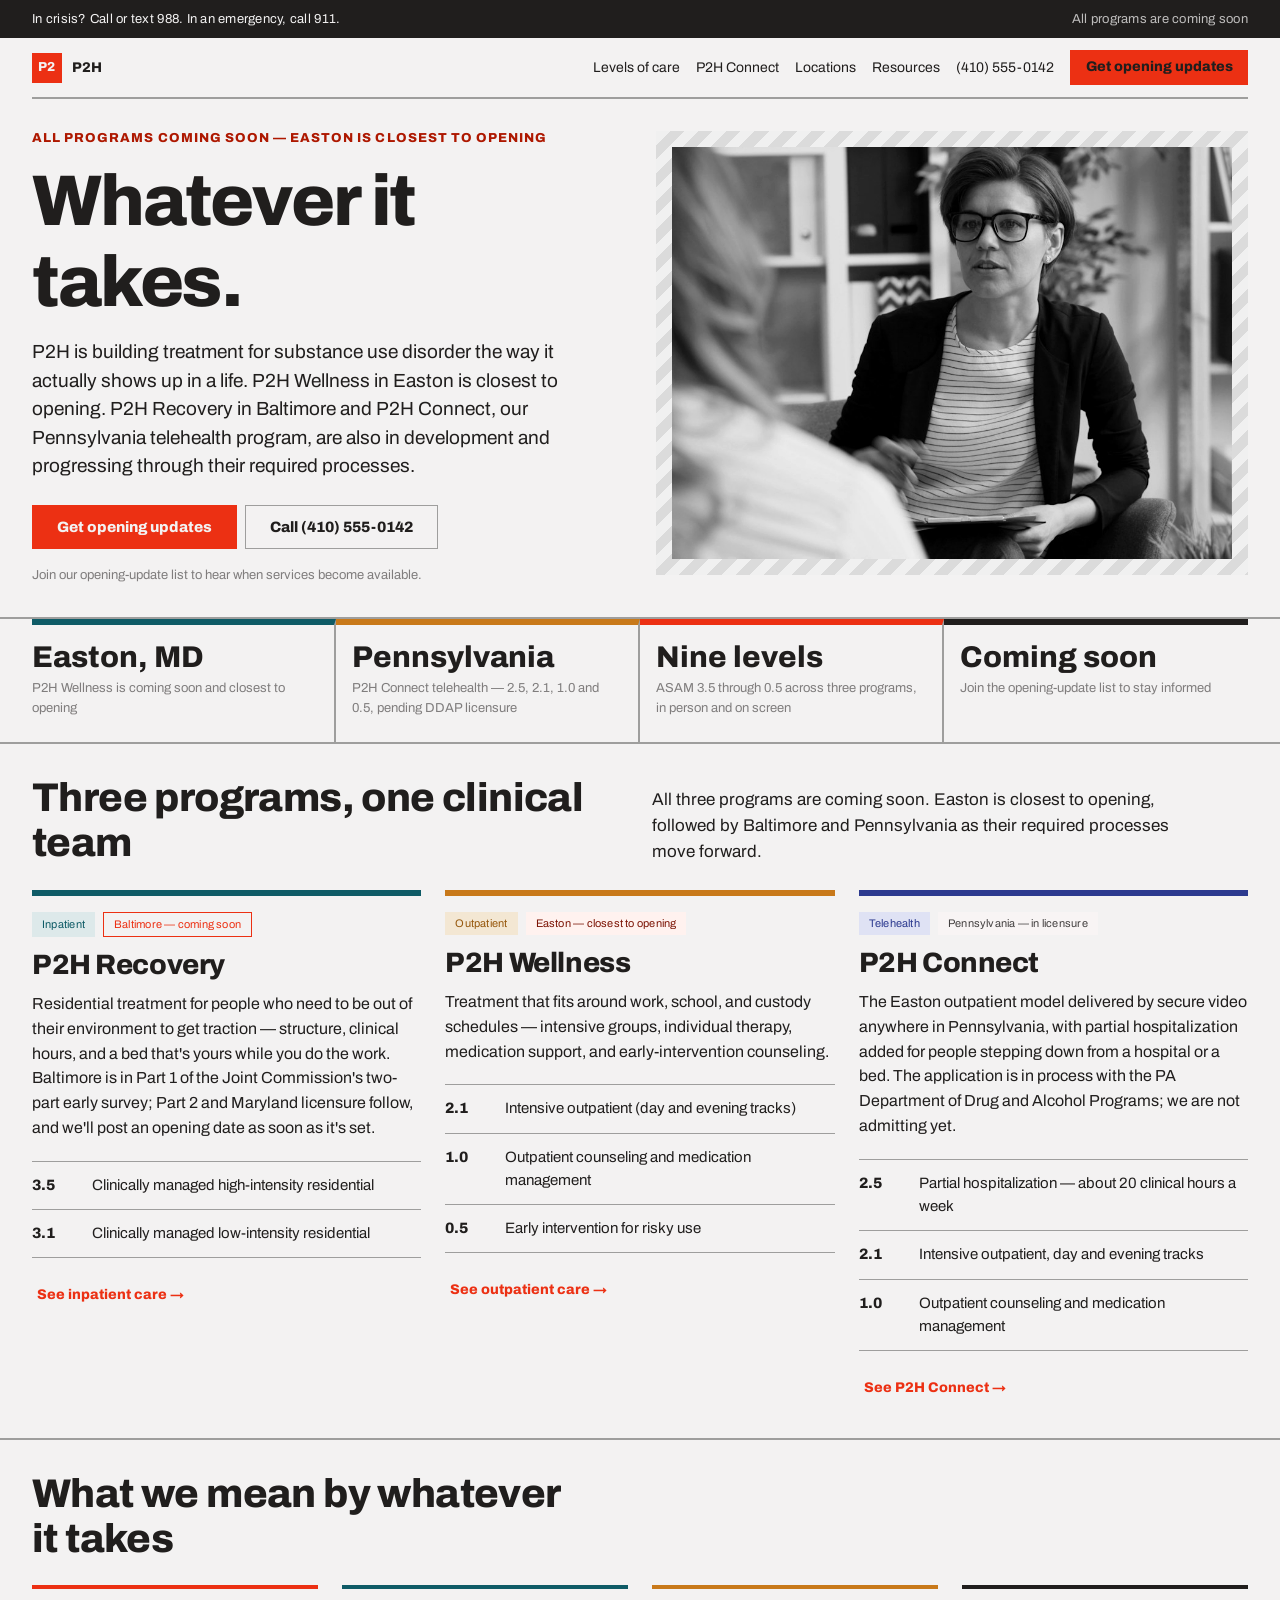
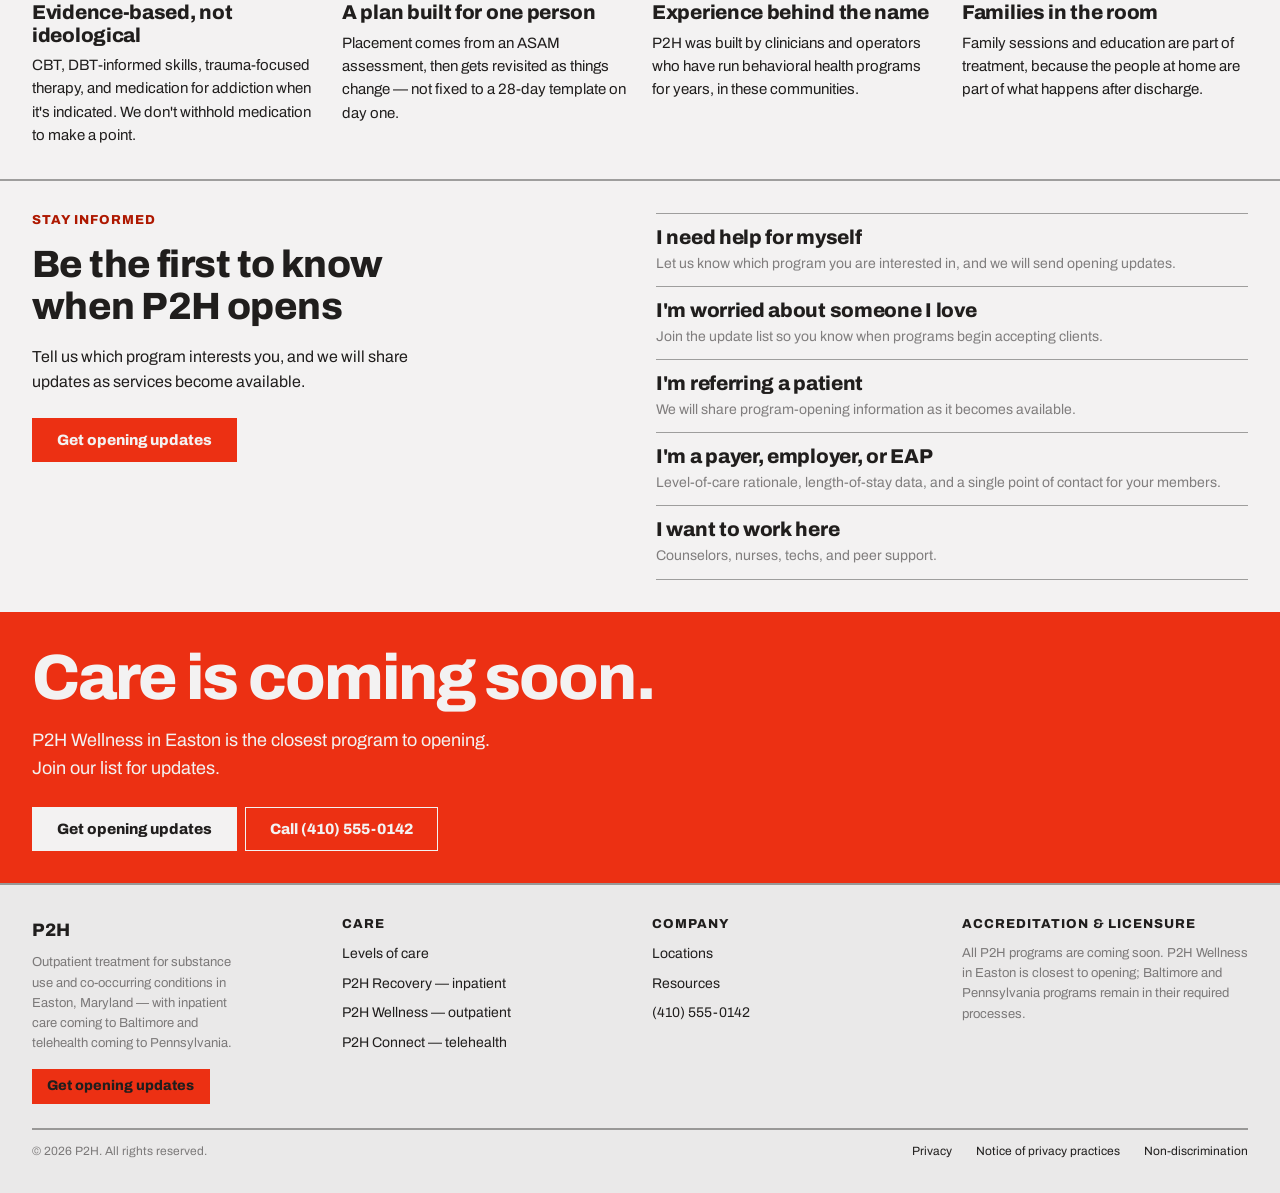
<file: index.html>
<!DOCTYPE html>
<html lang="en">
<head>
<meta charset="utf-8">
<meta name="viewport" content="width=device-width, initial-scale=1">
<title>P2H — Substance Use Treatment in Maryland and Pennsylvania</title>
<meta name="description" content="P2H Wellness outpatient treatment in Easton, MD. P2H Recovery inpatient coming to Baltimore. P2H Connect telehealth in licensure in Pennsylvania.">
<link rel="stylesheet" href="modernist.css">
<link rel="stylesheet" href="p2h.css">
</head>
<body>

<div class="crisis">
  <div class="wrap">
    <span>In crisis? Call or text 988. In an emergency, call 911.</span>
    <span style="opacity:0.75">All programs are coming soon</span>
  </div>
</div>

<header class="site-header">
  <div class="wrap">
    <nav class="nav">
      <a class="nav-brand" href="index.html" style="display:flex;align-items:center;gap:10px;color:inherit">
        <span class="brand-mark">P2</span>
        <span>P2H</span>
      </a>
      <a href="levels-of-care.html">Levels of care</a>
      <a href="connect.html">P2H Connect</a>
      <a href="locations.html">Locations</a>
      <a href="resources.html">Resources</a>
      <a href="tel:14105550142" style="color:inherit;font-size:14px">(410) 555-0142</a>
      <a class="btn btn-primary" href="book.html">Get opening updates</a>
    </nav>
  </div>
</header>

<main>
  <section class="wrap grid cols-2 pad" style="align-items:start">
    <div class="stack">
      <h6 class="text-accent" style="margin:0">All programs coming soon — Easton is closest to opening</h6>
      <h1 style="font-size:clamp(44px,5.6vw,72px);margin:0;letter-spacing:-0.03em">Whatever it takes.</h1>
      <p style="font-size:19px;line-height:1.5;max-width:48ch;margin:0">P2H is building treatment for substance use disorder the way it actually shows up in a life. P2H Wellness in Easton is closest to opening. P2H Recovery in Baltimore and P2H Connect, our Pennsylvania telehealth program, are also in development and progressing through their required processes.</p>
      <div style="display:flex;flex-wrap:wrap;gap:var(--space-2);margin-top:var(--space-2)">
        <a class="btn btn-primary" href="book.html" style="font-size:15px;padding:var(--space-3) var(--space-6)">Get opening updates</a>
        <a class="btn btn-secondary" href="tel:14105550142" style="font-size:15px;padding:var(--space-3) var(--space-6)">Call (410) 555-0142</a>
      </div>
      <p class="text-muted" style="font-size:13px;margin:0">Join our opening-update list to hear when services become available.</p>
    </div>
    <div class="grayscale ph" style="aspect-ratio:4/3">
      <img class="photo" src="img/counselor-and-client.jpg" alt="Counselor meeting with a client">
    </div>
  </section>

  <section class="sec">
    <div class="wrap stat-row">
      <div class="stat" style="border-top:6px solid var(--p2h-teal)">
        <div class="stat-figure">Easton, MD</div>
        <p class="text-muted" style="font-size:13px;margin:var(--space-1) 0 0">P2H Wellness is coming soon and closest to opening</p>
      </div>
      <div class="stat" style="border-top:6px solid var(--p2h-ochre-strong)">
        <div class="stat-figure">Pennsylvania</div>
        <p class="text-muted" style="font-size:13px;margin:var(--space-1) 0 0">P2H Connect telehealth — 2.5, 2.1, 1.0 and 0.5, pending DDAP licensure</p>
      </div>
      <div class="stat" style="border-top:6px solid var(--color-accent)">
        <div class="stat-figure">Nine levels</div>
        <p class="text-muted" style="font-size:13px;margin:var(--space-1) 0 0">ASAM 3.5 through 0.5 across three programs, in person and on screen</p>
      </div>
      <div class="stat" style="border-top:6px solid var(--color-text)">
        <div class="stat-figure">Coming soon</div>
        <p class="text-muted" style="font-size:13px;margin:var(--space-1) 0 0">Join the opening-update list to stay informed</p>
      </div>
    </div>
  </section>

  <section class="sec">
    <div class="wrap pad" style="display:flex;flex-direction:column;gap:var(--space-6)">
      <div class="grid cols-3" style="align-items:end">
        <h2 class="section">Three programs, one clinical team</h2>
        <p class="lede">All three programs are coming soon. Easton is closest to opening, followed by Baltimore and Pennsylvania as their required processes move forward.</p>
      </div>
      <div class="grid cols-3" style="gap:var(--space-6)">
        <div style="display:flex;flex-direction:column;gap:var(--space-3);border-top:6px solid var(--p2h-teal);padding-top:var(--space-4)">
          <div style="display:flex;flex-wrap:wrap;gap:var(--space-2)"><span class="tag tag-teal">Inpatient</span><span class="tag tag-outline">Baltimore — coming soon</span></div>
          <h3 style="margin:0;font-size:28px">P2H Recovery</h3>
          <p style="font-size:16px;margin:0;max-width:44ch">Residential treatment for people who need to be out of their environment to get traction — structure, clinical hours, and a bed that's yours while you do the work. Baltimore is in Part 1 of the Joint Commission's two-part early survey; Part 2 and Maryland licensure follow, and we'll post an opening date as soon as it's set.</p>
          <div class="rule-list" style="margin-top:var(--space-2)">
            <div class="row"><span class="key" style="min-width:44px;font-size:15px">3.5</span><span style="font-size:15px">Clinically managed high-intensity residential</span></div>
            <div class="row"><span class="key" style="min-width:44px;font-size:15px">3.1</span><span style="font-size:15px">Clinically managed low-intensity residential</span></div>
          </div>
          <a class="btn btn-ghost" href="levels-of-care.html" style="align-self:flex-start;margin-top:var(--space-2)">See inpatient care →</a>
        </div>
        <div style="display:flex;flex-direction:column;gap:var(--space-3);border-top:6px solid var(--p2h-ochre-strong);padding-top:var(--space-4)">
          <div style="display:flex;flex-wrap:wrap;gap:var(--space-2)"><span class="tag tag-ochre">Outpatient</span><span class="tag tag-accent">Easton — closest to opening</span></div>
          <h3 style="margin:0;font-size:28px">P2H Wellness</h3>
          <p style="font-size:16px;margin:0;max-width:44ch">Treatment that fits around work, school, and custody schedules — intensive groups, individual therapy, medication support, and early-intervention counseling.</p>
          <div class="rule-list" style="margin-top:var(--space-2)">
            <div class="row"><span class="key" style="min-width:44px;font-size:15px">2.1</span><span style="font-size:15px">Intensive outpatient (day and evening tracks)</span></div>
            <div class="row"><span class="key" style="min-width:44px;font-size:15px">1.0</span><span style="font-size:15px">Outpatient counseling and medication management</span></div>
            <div class="row"><span class="key" style="min-width:44px;font-size:15px">0.5</span><span style="font-size:15px">Early intervention for risky use</span></div>
          </div>
          <a class="btn btn-ghost" href="levels-of-care.html" style="align-self:flex-start;margin-top:var(--space-2)">See outpatient care →</a>
        </div>
        <div style="display:flex;flex-direction:column;gap:var(--space-3);border-top:6px solid var(--p2h-indigo);padding-top:var(--space-4)">
          <div style="display:flex;flex-wrap:wrap;gap:var(--space-2)"><span class="tag tag-indigo">Telehealth</span><span class="tag tag-neutral">Pennsylvania — in licensure</span></div>
          <h3 style="margin:0;font-size:28px">P2H Connect</h3>
          <p style="font-size:16px;margin:0;max-width:44ch">The Easton outpatient model delivered by secure video anywhere in Pennsylvania, with partial hospitalization added for people stepping down from a hospital or a bed. The application is in process with the PA Department of Drug and Alcohol Programs; we are not admitting yet.</p>
          <div class="rule-list" style="margin-top:var(--space-2)">
            <div class="row"><span class="key" style="min-width:44px;font-size:15px">2.5</span><span style="font-size:15px">Partial hospitalization — about 20 clinical hours a week</span></div>
            <div class="row"><span class="key" style="min-width:44px;font-size:15px">2.1</span><span style="font-size:15px">Intensive outpatient, day and evening tracks</span></div>
            <div class="row"><span class="key" style="min-width:44px;font-size:15px">1.0</span><span style="font-size:15px">Outpatient counseling and medication management</span></div>
          </div>
          <a class="btn btn-ghost" href="connect.html" style="align-self:flex-start;margin-top:var(--space-2)">See P2H Connect →</a>
        </div>
      </div>
    </div>
  </section>

  <section class="sec">
    <div class="wrap pad" style="display:flex;flex-direction:column;gap:var(--space-6)">
      <h2 class="section" style="max-width:22ch">What we mean by whatever it takes</h2>
      <div class="grid cols-4">
        <div style="border-top:4px solid var(--color-accent);padding-top:var(--space-3)">
          <h4 style="margin:0 0 var(--space-2)">Evidence-based, not ideological</h4>
          <p style="font-size:15px;margin:0">CBT, DBT-informed skills, trauma-focused therapy, and medication for addiction when it's indicated. We don't withhold medication to make a point.</p>
        </div>
        <div style="border-top:4px solid var(--p2h-teal);padding-top:var(--space-3)">
          <h4 style="margin:0 0 var(--space-2)">A plan built for one person</h4>
          <p style="font-size:15px;margin:0">Placement comes from an ASAM assessment, then gets revisited as things change — not fixed to a 28-day template on day one.</p>
        </div>
        <div style="border-top:4px solid var(--p2h-ochre-strong);padding-top:var(--space-3)">
          <h4 style="margin:0 0 var(--space-2)">Experience behind the name</h4>
          <p style="font-size:15px;margin:0">P2H was built by clinicians and operators who have run behavioral health programs for years, in these communities.</p>
        </div>
        <div style="border-top:4px solid var(--color-text);padding-top:var(--space-3)">
          <h4 style="margin:0 0 var(--space-2)">Families in the room</h4>
          <p style="font-size:15px;margin:0">Family sessions and education are part of treatment, because the people at home are part of what happens after discharge.</p>
        </div>
      </div>
    </div>
  </section>

  <section class="sec">
    <div class="wrap pad grid cols-2">
      <div class="stack">
        <h6 class="text-accent" style="margin:0">Stay informed</h6>
        <h2 style="margin:0;font-size:clamp(28px,3.2vw,38px);max-width:18ch">Be the first to know when P2H opens</h2>
        <p style="font-size:16px;margin:0;max-width:44ch">Tell us which program interests you, and we will share updates as services become available.</p>
        <a class="btn btn-primary" href="book.html" style="font-size:15px;padding:var(--space-3) var(--space-6);margin-top:var(--space-2)">Get opening updates</a>
      </div>
      <div class="rule-list">
        <div>
          <h4 style="margin:0 0 4px">I need help for myself</h4>
          <p class="text-muted" style="font-size:14px;margin:0">Let us know which program you are interested in, and we will send opening updates.</p>
        </div>
        <div>
          <h4 style="margin:0 0 4px">I'm worried about someone I love</h4>
          <p class="text-muted" style="font-size:14px;margin:0">Join the update list so you know when programs begin accepting clients.</p>
        </div>
        <div>
          <h4 style="margin:0 0 4px">I'm referring a patient</h4>
          <p class="text-muted" style="font-size:14px;margin:0">We will share program-opening information as it becomes available.</p>
        </div>
        <div>
          <h4 style="margin:0 0 4px">I'm a payer, employer, or EAP</h4>
          <p class="text-muted" style="font-size:14px;margin:0">Level-of-care rationale, length-of-stay data, and a single point of contact for your members.</p>
        </div>
        <div>
          <h4 style="margin:0 0 4px">I want to work here</h4>
          <p class="text-muted" style="font-size:14px;margin:0">Counselors, nurses, techs, and peer support.</p>
        </div>
      </div>
    </div>
  </section>

  <section class="poster">
    <div class="wrap pad stack">
      <h2>Care is coming soon.</h2>
      <p style="font-size:18px;margin:0;max-width:46ch">P2H Wellness in Easton is the closest program to opening. Join our list for updates.</p>
      <div style="display:flex;flex-wrap:wrap;gap:var(--space-2);margin-top:var(--space-2)">
        <a class="btn" href="book.html" style="background:var(--color-bg);color:var(--color-text);font-size:15px;padding:var(--space-3) var(--space-6)">Get opening updates</a>
        <a class="btn" href="tel:14105550142" style="border-color:var(--color-bg);color:var(--color-bg);font-size:15px;padding:var(--space-3) var(--space-6)">Call (410) 555-0142</a>
      </div>
    </div>
  </section>
</main>

<footer class="sec site-footer">
  <div class="wrap cols">
    <div style="display:flex;flex-direction:column;gap:var(--space-2)">
      <span style="font-family:var(--font-heading);font-weight:800;font-size:18px">P2H</span>
      <p class="text-muted" style="font-size:13px;margin:0;max-width:30ch">Outpatient treatment for substance use and co-occurring conditions in Easton, Maryland — with inpatient care coming to Baltimore and telehealth coming to Pennsylvania.</p>
      <a class="btn btn-primary" href="book.html" style="align-self:flex-start;margin-top:var(--space-2)">Get opening updates</a>
    </div>
    <div style="display:flex;flex-direction:column;gap:var(--space-2);font-size:14px">
      <h6 style="margin:0 0 var(--space-1)">Care</h6>
      <a href="levels-of-care.html">Levels of care</a>
      <a href="levels-of-care.html">P2H Recovery — inpatient</a>
      <a href="levels-of-care.html">P2H Wellness — outpatient</a>
      <a href="connect.html">P2H Connect — telehealth</a>
    </div>
    <div style="display:flex;flex-direction:column;gap:var(--space-2);font-size:14px">
      <h6 style="margin:0 0 var(--space-1)">Company</h6>
      <a href="locations.html">Locations</a>
      <a href="resources.html">Resources</a>
      <a href="tel:14105550142">(410) 555-0142</a>
    </div>
    <div style="display:flex;flex-direction:column;gap:var(--space-2)">
      <h6 style="margin:0 0 var(--space-1)">Accreditation &amp; licensure</h6>
      <div style="display:flex;gap:var(--space-3);align-items:flex-start">
        <p class="text-muted" style="font-size:13px;margin:0">All P2H programs are coming soon. P2H Wellness in Easton is closest to opening; Baltimore and Pennsylvania programs remain in their required processes.</p>
      </div>
    </div>
  </div>
  <div class="wrap" style="padding-bottom:var(--space-8)">
    <div class="legal">
      <span class="text-muted">© 2026 P2H. All rights reserved.</span>
      <span style="display:flex;flex-wrap:wrap;gap:var(--space-6)">
        <a href="#">Privacy</a>
        <a href="#">Notice of privacy practices</a>
        <a href="#">Non-discrimination</a>
      </span>
    </div>
  </div>
</footer>

</body>
</html>
</file>
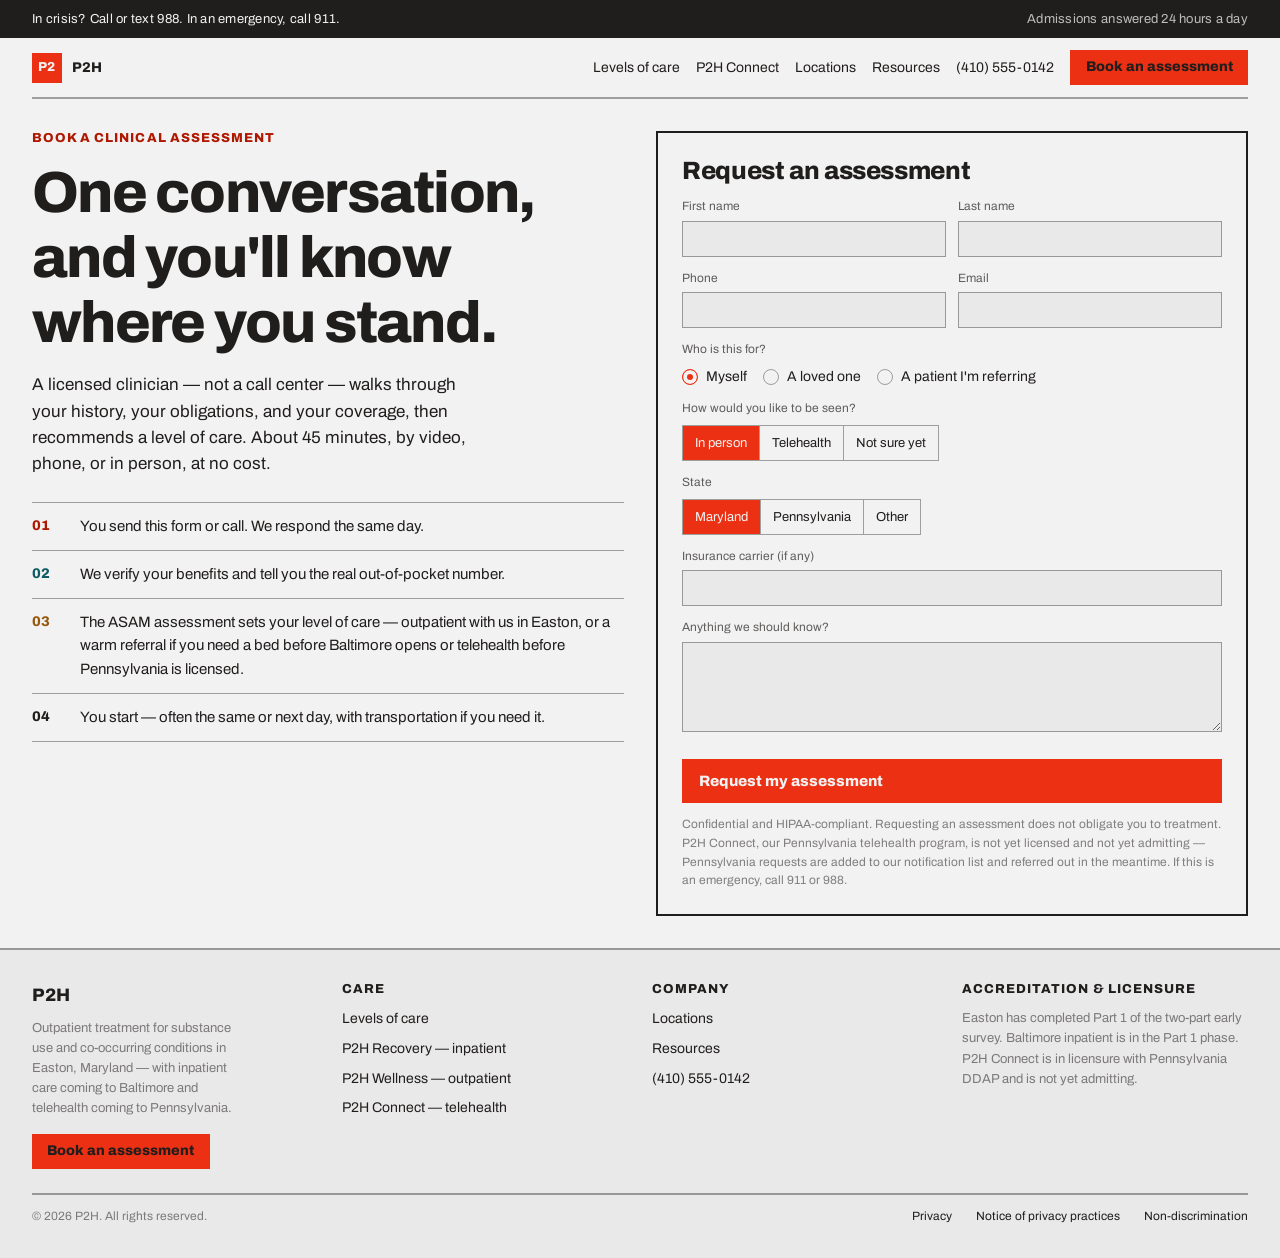
<file: book.html>
<!DOCTYPE html>
<html lang="en">
<head>
<meta charset="utf-8">
<meta name="viewport" content="width=device-width, initial-scale=1">
<title>Book a clinical assessment — P2H</title>
<meta name="description" content="Request a free, confidential ASAM assessment with a licensed P2H clinician.">
<link rel="stylesheet" href="modernist.css">
<link rel="stylesheet" href="p2h.css">
</head>
<body>

<div class="crisis">
  <div class="wrap">
    <span>In crisis? Call or text 988. In an emergency, call 911.</span>
    <span style="opacity:0.75">Admissions answered 24 hours a day</span>
  </div>
</div>

<header class="site-header">
  <div class="wrap">
    <nav class="nav">
      <a class="nav-brand" href="index.html" style="display:flex;align-items:center;gap:10px;color:inherit">
        <span class="brand-mark">P2</span>
        <span>P2H</span>
      </a>
      <a href="levels-of-care.html">Levels of care</a>
      <a href="connect.html">P2H Connect</a>
      <a href="locations.html">Locations</a>
      <a href="resources.html">Resources</a>
      <a href="tel:14105550142" style="color:inherit;font-size:14px">(410) 555-0142</a>
      <a class="btn btn-primary" href="book.html">Book an assessment</a>
    </nav>
  </div>
</header>

<main>
  <section class="wrap pad grid cols-2" style="align-items:start">
    <div class="stack">
      <h6 class="text-accent" style="margin:0">Book a clinical assessment</h6>
      <h1 style="margin:0;font-size:clamp(38px,4.8vw,58px);letter-spacing:-0.03em">One conversation, and you'll know where you stand.</h1>
      <p style="font-size:17px;margin:0;max-width:46ch">A licensed clinician — not a call center — walks through your history, your obligations, and your coverage, then recommends a level of care. About 45 minutes, by video, phone, or in person, at no cost.</p>
      <div class="rule-list" style="margin-top:var(--space-2)">
        <div class="row"><span class="key" style="min-width:32px;color:var(--color-accent-700)">01</span><span style="font-size:15px">You send this form or call. We respond the same day.</span></div>
        <div class="row"><span class="key" style="min-width:32px;color:var(--p2h-teal)">02</span><span style="font-size:15px">We verify your benefits and tell you the real out-of-pocket number.</span></div>
        <div class="row"><span class="key" style="min-width:32px;color:var(--p2h-ochre)">03</span><span style="font-size:15px">The ASAM assessment sets your level of care — outpatient with us in Easton, or a warm referral if you need a bed before Baltimore opens or telehealth before Pennsylvania is licensed.</span></div>
        <div class="row"><span class="key" style="min-width:32px">04</span><span style="font-size:15px">You start — often the same or next day, with transportation if you need it.</span></div>
      </div>
    </div>

    <!-- Static hosting can't process form posts. Point action= at Formspree / Netlify Forms / your intake CRM endpoint. -->
    <form style="border:2px solid var(--color-text);padding:var(--space-6);display:flex;flex-direction:column;gap:var(--space-3)" action="#" method="post">
      <h3 style="margin:0">Request an assessment</h3>
      <div style="display:grid;grid-template-columns:repeat(auto-fit,minmax(150px,1fr));gap:var(--space-3)">
        <div class="field"><label for="first">First name</label><input class="input" id="first" name="first" type="text" required></div>
        <div class="field"><label for="last">Last name</label><input class="input" id="last" name="last" type="text" required></div>
      </div>
      <div style="display:grid;grid-template-columns:repeat(auto-fit,minmax(150px,1fr));gap:var(--space-3)">
        <div class="field"><label for="phone">Phone</label><input class="input" id="phone" name="phone" type="tel" required></div>
        <div class="field"><label for="email">Email</label><input class="input" id="email" name="email" type="email"></div>
      </div>
      <div class="field">
        <label>Who is this for?</label>
        <div style="display:flex;flex-wrap:wrap;gap:var(--space-4);padding-top:2px">
          <label class="radio"><input type="radio" name="who" value="self" checked><span class="dot"></span>Myself</label>
          <label class="radio"><input type="radio" name="who" value="loved-one"><span class="dot"></span>A loved one</label>
          <label class="radio"><input type="radio" name="who" value="referral"><span class="dot"></span>A patient I'm referring</label>
        </div>
      </div>
      <div class="field">
        <label>How would you like to be seen?</label>
        <div class="seg" style="margin-top:2px">
          <label class="seg-opt"><input type="radio" name="format" value="in-person" checked>In person</label>
          <label class="seg-opt"><input type="radio" name="format" value="telehealth">Telehealth</label>
          <label class="seg-opt"><input type="radio" name="format" value="unsure">Not sure yet</label>
        </div>
      </div>
      <div class="field">
        <label>State</label>
        <div class="seg" style="margin-top:2px">
          <label class="seg-opt"><input type="radio" name="state" value="MD" checked>Maryland</label>
          <label class="seg-opt"><input type="radio" name="state" value="PA">Pennsylvania</label>
          <label class="seg-opt"><input type="radio" name="state" value="other">Other</label>
        </div>
      </div>
      <div class="field"><label for="insurance">Insurance carrier (if any)</label><input class="input" id="insurance" name="insurance" type="text"></div>
      <div class="field"><label for="note">Anything we should know?</label><textarea class="input" id="note" name="note"></textarea></div>
      <button type="submit" class="btn btn-primary btn-block" style="padding:var(--space-3) var(--space-4);font-size:15px">Request my assessment</button>
      <p class="text-muted" style="font-size:12px;margin:0">Confidential and HIPAA-compliant. Requesting an assessment does not obligate you to treatment. P2H Connect, our Pennsylvania telehealth program, is not yet licensed and not yet admitting — Pennsylvania requests are added to our notification list and referred out in the meantime. If this is an emergency, call 911 or 988.</p>
    </form>
  </section>
</main>

<footer class="sec site-footer">
  <div class="wrap cols">
    <div style="display:flex;flex-direction:column;gap:var(--space-2)">
      <span style="font-family:var(--font-heading);font-weight:800;font-size:18px">P2H</span>
      <p class="text-muted" style="font-size:13px;margin:0;max-width:30ch">Outpatient treatment for substance use and co-occurring conditions in Easton, Maryland — with inpatient care coming to Baltimore and telehealth coming to Pennsylvania.</p>
      <a class="btn btn-primary" href="book.html" style="align-self:flex-start;margin-top:var(--space-2)">Book an assessment</a>
    </div>
    <div style="display:flex;flex-direction:column;gap:var(--space-2);font-size:14px">
      <h6 style="margin:0 0 var(--space-1)">Care</h6>
      <a href="levels-of-care.html">Levels of care</a>
      <a href="levels-of-care.html">P2H Recovery — inpatient</a>
      <a href="levels-of-care.html">P2H Wellness — outpatient</a>
      <a href="connect.html">P2H Connect — telehealth</a>
    </div>
    <div style="display:flex;flex-direction:column;gap:var(--space-2);font-size:14px">
      <h6 style="margin:0 0 var(--space-1)">Company</h6>
      <a href="locations.html">Locations</a>
      <a href="resources.html">Resources</a>
      <a href="tel:14105550142">(410) 555-0142</a>
    </div>
    <div style="display:flex;flex-direction:column;gap:var(--space-2)">
      <h6 style="margin:0 0 var(--space-1)">Accreditation &amp; licensure</h6>
      <div style="display:flex;gap:var(--space-3);align-items:flex-start">
        <p class="text-muted" style="font-size:13px;margin:0">Easton has completed Part 1 of the two-part early survey. Baltimore inpatient is in the Part 1 phase. P2H Connect is in licensure with Pennsylvania DDAP and is not yet admitting.</p>
      </div>
    </div>
  </div>
  <div class="wrap" style="padding-bottom:var(--space-8)">
    <div class="legal">
      <span class="text-muted">© 2026 P2H. All rights reserved.</span>
      <span style="display:flex;flex-wrap:wrap;gap:var(--space-6)">
        <a href="#">Privacy</a>
        <a href="#">Notice of privacy practices</a>
        <a href="#">Non-discrimination</a>
      </span>
    </div>
  </div>
</footer>

</body>
</html>
</file>
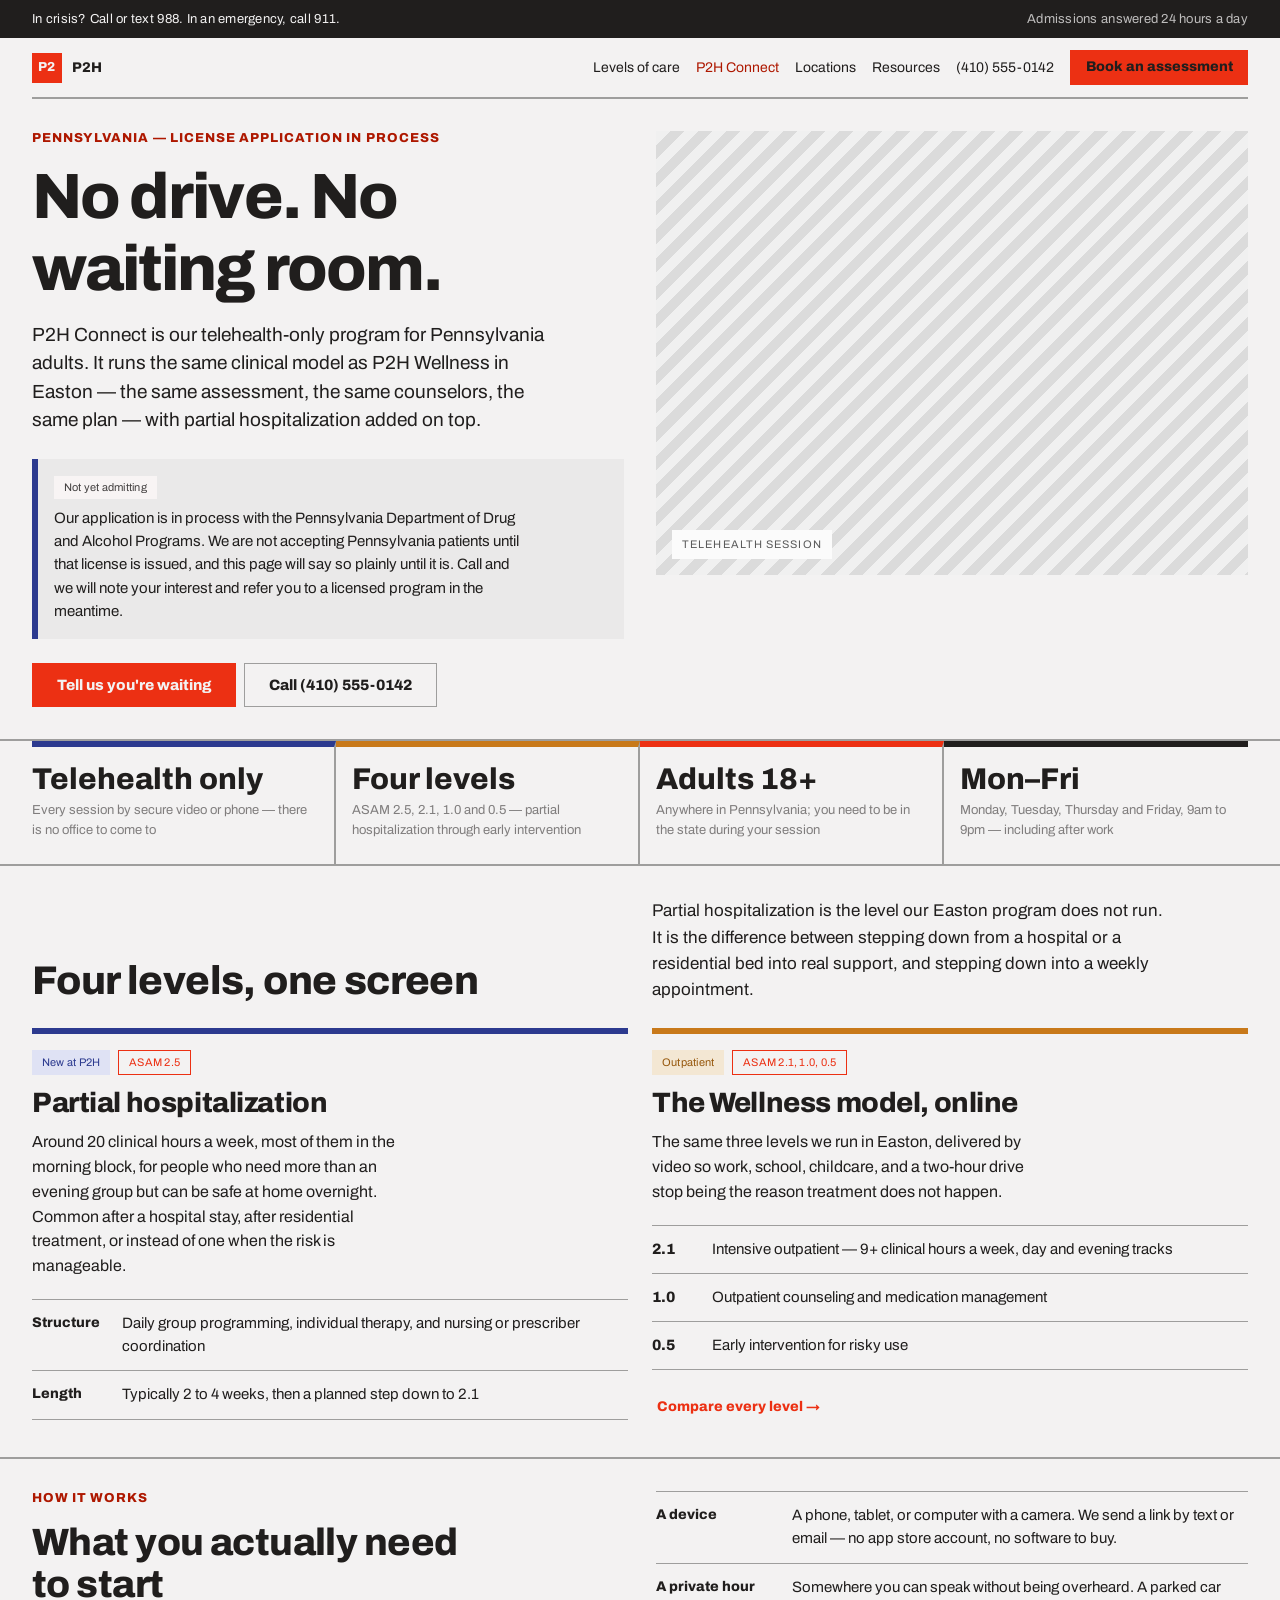
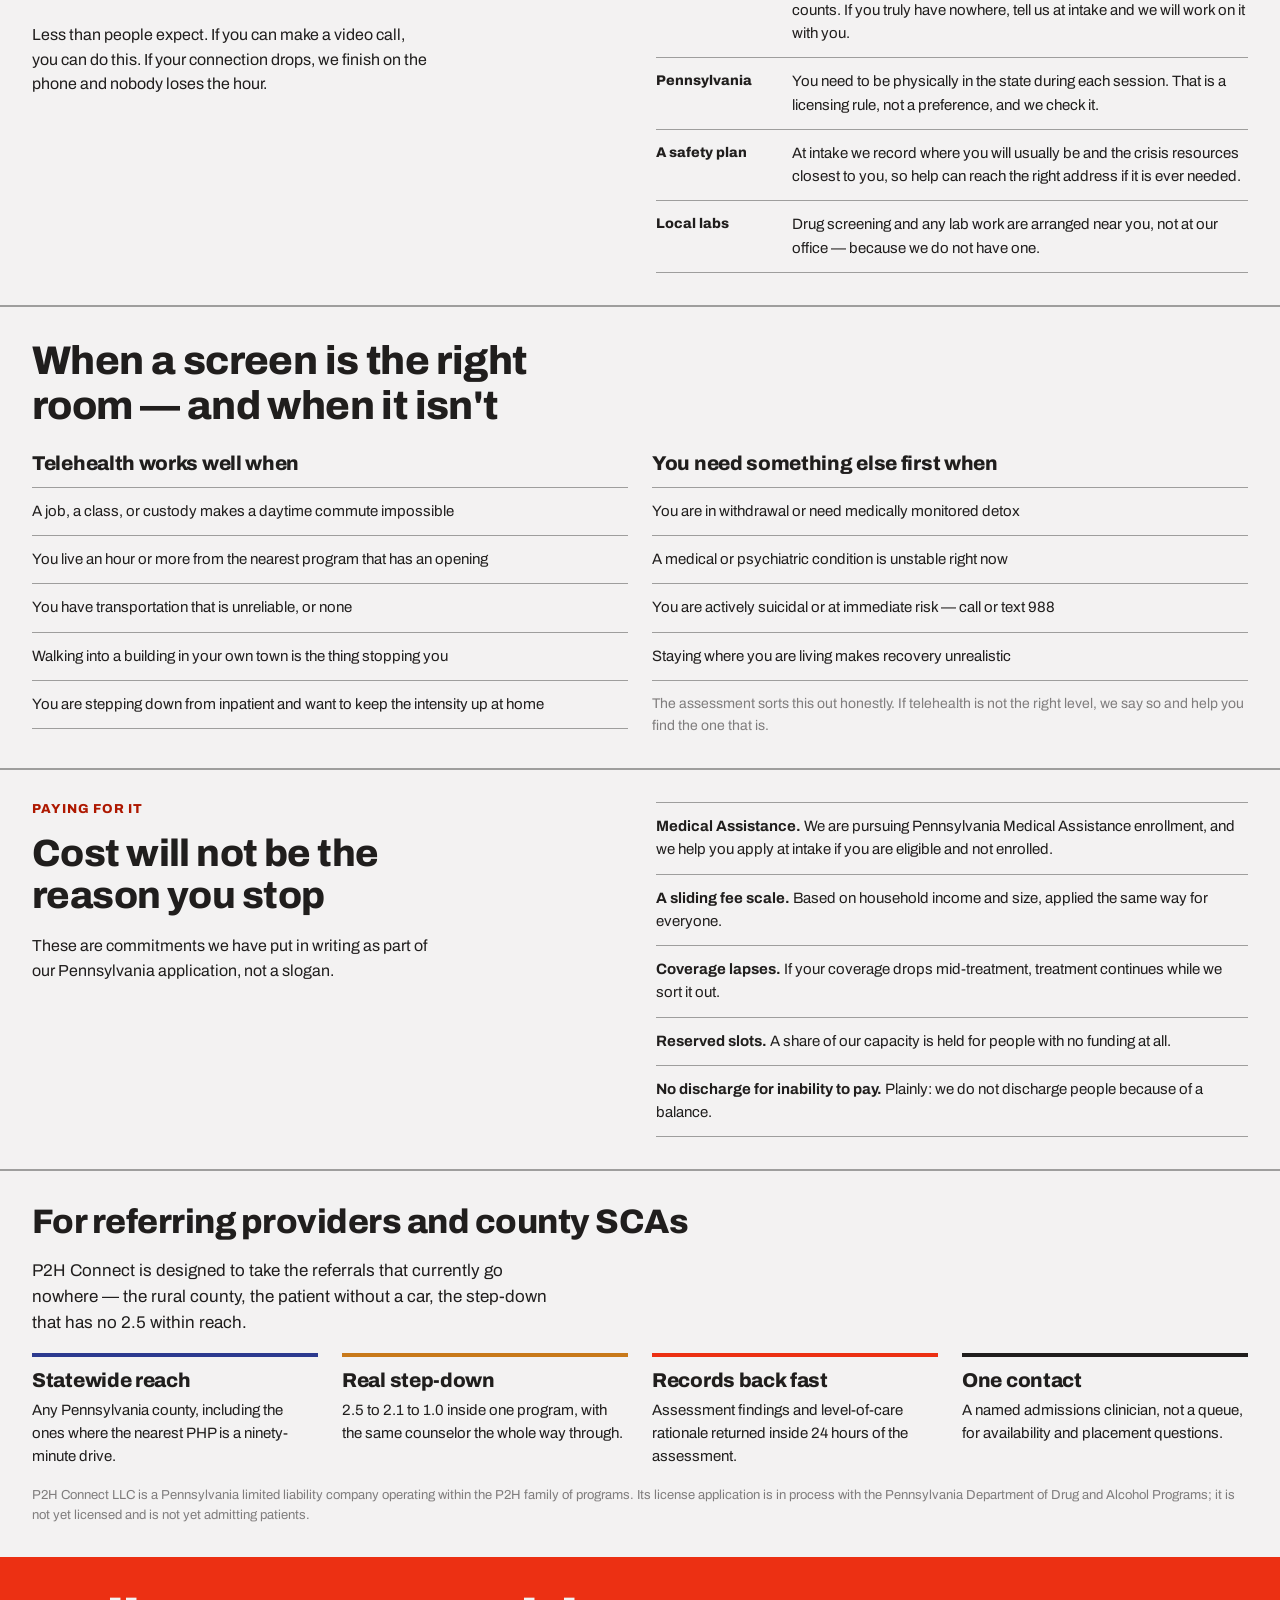
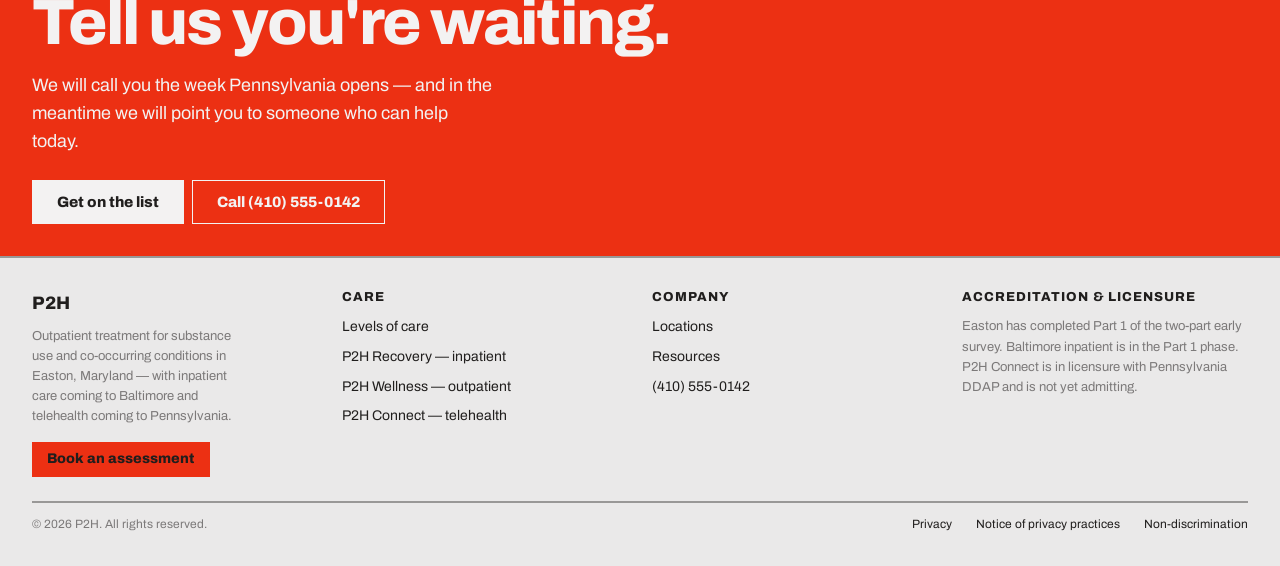
<file: connect.html>
<!DOCTYPE html>
<html lang="en">
<head>
<meta charset="utf-8">
<meta name="viewport" content="width=device-width, initial-scale=1">
<title>P2H Connect — telehealth treatment in Pennsylvania</title>
<meta name="description" content="P2H Connect is our telehealth-only program for Pennsylvania adults — partial hospitalization, intensive outpatient, outpatient and early intervention. License application in process with DDAP.">
<link rel="stylesheet" href="modernist.css">
<link rel="stylesheet" href="p2h.css">
</head>
<body>

<div class="crisis">
  <div class="wrap">
    <span>In crisis? Call or text 988. In an emergency, call 911.</span>
    <span style="opacity:0.75">Admissions answered 24 hours a day</span>
  </div>
</div>

<header class="site-header">
  <div class="wrap">
    <nav class="nav">
      <a class="nav-brand" href="index.html" style="display:flex;align-items:center;gap:10px;color:inherit">
        <span class="brand-mark">P2</span>
        <span>P2H</span>
      </a>
      <a href="levels-of-care.html">Levels of care</a>
      <a href="connect.html" aria-current="page">P2H Connect</a>
      <a href="locations.html">Locations</a>
      <a href="resources.html">Resources</a>
      <a href="tel:14105550142" style="color:inherit;font-size:14px">(410) 555-0142</a>
      <a class="btn btn-primary" href="book.html">Book an assessment</a>
    </nav>
  </div>
</header>

<main>
  <section class="wrap pad grid cols-2" style="align-items:start">
    <div class="stack">
      <h6 class="text-accent" style="margin:0">Pennsylvania — license application in process</h6>
      <h1 style="font-size:clamp(40px,5.2vw,64px);margin:0;letter-spacing:-0.03em">No drive. No waiting room.</h1>
      <p style="font-size:19px;line-height:1.5;max-width:48ch;margin:0">P2H Connect is our telehealth-only program for Pennsylvania adults. It runs the same clinical model as P2H Wellness in Easton — the same assessment, the same counselors, the same plan — with partial hospitalization added on top.</p>
      <div class="notice" style="margin-top:var(--space-2)">
        <span class="tag tag-neutral">Not yet admitting</span>
        <p style="font-size:15px;margin:var(--space-2) 0 0;max-width:52ch">Our application is in process with the Pennsylvania Department of Drug and Alcohol Programs. We are not accepting Pennsylvania patients until that license is issued, and this page will say so plainly until it is. Call and we will note your interest and refer you to a licensed program in the meantime.</p>
      </div>
      <div style="display:flex;flex-wrap:wrap;gap:var(--space-2);margin-top:var(--space-2)">
        <a class="btn btn-primary" href="book.html" style="font-size:15px;padding:var(--space-3) var(--space-6)">Tell us you're waiting</a>
        <a class="btn btn-secondary" href="tel:14105550142" style="font-size:15px;padding:var(--space-3) var(--space-6)">Call (410) 555-0142</a>
      </div>
    </div>
    <div class="grayscale ph" style="aspect-ratio:4/3">
      <!-- replace with: <img class="photo" src="img/telehealth-session.jpg" alt="Client in a video session at home"> -->
      <span>Telehealth session</span>
    </div>
  </section>

  <section class="sec">
    <div class="wrap stat-row">
      <div class="stat" style="border-top:6px solid var(--p2h-indigo)">
        <div class="stat-figure">Telehealth only</div>
        <p class="text-muted" style="font-size:13px;margin:var(--space-1) 0 0">Every session by secure video or phone — there is no office to come to</p>
      </div>
      <div class="stat" style="border-top:6px solid var(--p2h-ochre-strong)">
        <div class="stat-figure">Four levels</div>
        <p class="text-muted" style="font-size:13px;margin:var(--space-1) 0 0">ASAM 2.5, 2.1, 1.0 and 0.5 — partial hospitalization through early intervention</p>
      </div>
      <div class="stat" style="border-top:6px solid var(--color-accent)">
        <div class="stat-figure">Adults 18+</div>
        <p class="text-muted" style="font-size:13px;margin:var(--space-1) 0 0">Anywhere in Pennsylvania; you need to be in the state during your session</p>
      </div>
      <div class="stat" style="border-top:6px solid var(--color-text)">
        <div class="stat-figure">Mon–Fri</div>
        <p class="text-muted" style="font-size:13px;margin:var(--space-1) 0 0">Monday, Tuesday, Thursday and Friday, 9am to 9pm — including after work</p>
      </div>
    </div>
  </section>

  <section class="sec">
    <div class="wrap pad" style="display:flex;flex-direction:column;gap:var(--space-6)">
      <div class="grid cols-3" style="align-items:end">
        <h2 class="section">Four levels, one screen</h2>
        <p class="lede">Partial hospitalization is the level our Easton program does not run. It is the difference between stepping down from a hospital or a residential bed into real support, and stepping down into a weekly appointment.</p>
      </div>
      <div class="grid cols-2" style="gap:var(--space-6)">
        <div style="display:flex;flex-direction:column;gap:var(--space-3);border-top:6px solid var(--p2h-indigo);padding-top:var(--space-4)">
          <div style="display:flex;flex-wrap:wrap;gap:var(--space-2)"><span class="tag tag-indigo">New at P2H</span><span class="tag tag-outline">ASAM 2.5</span></div>
          <h3 style="margin:0;font-size:28px">Partial hospitalization</h3>
          <p style="font-size:16px;margin:0;max-width:44ch">Around 20 clinical hours a week, most of them in the morning block, for people who need more than an evening group but can be safe at home overnight. Common after a hospital stay, after residential treatment, or instead of one when the risk is manageable.</p>
          <div class="rule-list" style="margin-top:var(--space-2)">
            <div class="row"><span class="key" style="min-width:74px;font-size:14px">Structure</span><span style="font-size:15px">Daily group programming, individual therapy, and nursing or prescriber coordination</span></div>
            <div class="row"><span class="key" style="min-width:74px;font-size:14px">Length</span><span style="font-size:15px">Typically 2 to 4 weeks, then a planned step down to 2.1</span></div>
          </div>
        </div>
        <div style="display:flex;flex-direction:column;gap:var(--space-3);border-top:6px solid var(--p2h-ochre-strong);padding-top:var(--space-4)">
          <div style="display:flex;flex-wrap:wrap;gap:var(--space-2)"><span class="tag tag-ochre">Outpatient</span><span class="tag tag-outline">ASAM 2.1, 1.0, 0.5</span></div>
          <h3 style="margin:0;font-size:28px">The Wellness model, online</h3>
          <p style="font-size:16px;margin:0;max-width:44ch">The same three levels we run in Easton, delivered by video so work, school, childcare, and a two-hour drive stop being the reason treatment does not happen.</p>
          <div class="rule-list" style="margin-top:var(--space-2)">
            <div class="row"><span class="key" style="min-width:44px;font-size:15px">2.1</span><span style="font-size:15px">Intensive outpatient — 9+ clinical hours a week, day and evening tracks</span></div>
            <div class="row"><span class="key" style="min-width:44px;font-size:15px">1.0</span><span style="font-size:15px">Outpatient counseling and medication management</span></div>
            <div class="row"><span class="key" style="min-width:44px;font-size:15px">0.5</span><span style="font-size:15px">Early intervention for risky use</span></div>
          </div>
          <a class="btn btn-ghost" href="levels-of-care.html" style="align-self:flex-start;margin-top:var(--space-2)">Compare every level →</a>
        </div>
      </div>
    </div>
  </section>

  <section class="sec">
    <div class="wrap pad grid cols-2">
      <div class="stack">
        <h6 class="text-accent" style="margin:0">How it works</h6>
        <h2 style="margin:0;font-size:clamp(28px,3.2vw,38px);max-width:18ch">What you actually need to start</h2>
        <p style="font-size:16px;margin:0;max-width:44ch">Less than people expect. If you can make a video call, you can do this. If your connection drops, we finish on the phone and nobody loses the hour.</p>
      </div>
      <div class="rule-list">
        <div class="row"><span class="key">A device</span><span style="font-size:15px">A phone, tablet, or computer with a camera. We send a link by text or email — no app store account, no software to buy.</span></div>
        <div class="row"><span class="key">A private hour</span><span style="font-size:15px">Somewhere you can speak without being overheard. A parked car counts. If you truly have nowhere, tell us at intake and we will work on it with you.</span></div>
        <div class="row"><span class="key">Pennsylvania</span><span style="font-size:15px">You need to be physically in the state during each session. That is a licensing rule, not a preference, and we check it.</span></div>
        <div class="row"><span class="key">A safety plan</span><span style="font-size:15px">At intake we record where you will usually be and the crisis resources closest to you, so help can reach the right address if it is ever needed.</span></div>
        <div class="row"><span class="key">Local labs</span><span style="font-size:15px">Drug screening and any lab work are arranged near you, not at our office — because we do not have one.</span></div>
      </div>
    </div>
  </section>

  <section class="sec">
    <div class="wrap pad" style="display:flex;flex-direction:column;gap:var(--space-6)">
      <h2 class="section" style="max-width:24ch">When a screen is the right room — and when it isn't</h2>
      <div class="grid cols-2" style="gap:var(--space-6)">
        <div>
          <h4 style="margin:0 0 var(--space-3)">Telehealth works well when</h4>
          <div class="rule-list">
            <div style="font-size:15px">A job, a class, or custody makes a daytime commute impossible</div>
            <div style="font-size:15px">You live an hour or more from the nearest program that has an opening</div>
            <div style="font-size:15px">You have transportation that is unreliable, or none</div>
            <div style="font-size:15px">Walking into a building in your own town is the thing stopping you</div>
            <div style="font-size:15px">You are stepping down from inpatient and want to keep the intensity up at home</div>
          </div>
        </div>
        <div>
          <h4 style="margin:0 0 var(--space-3)">You need something else first when</h4>
          <div class="rule-list">
            <div style="font-size:15px">You are in withdrawal or need medically monitored detox</div>
            <div style="font-size:15px">A medical or psychiatric condition is unstable right now</div>
            <div style="font-size:15px">You are actively suicidal or at immediate risk — call or text 988</div>
            <div style="font-size:15px">Staying where you are living makes recovery unrealistic</div>
          </div>
          <p class="text-muted" style="font-size:14px;margin:var(--space-3) 0 0">The assessment sorts this out honestly. If telehealth is not the right level, we say so and help you find the one that is.</p>
        </div>
      </div>
    </div>
  </section>

  <section class="sec">
    <div class="wrap pad grid cols-2">
      <div class="stack">
        <h6 class="text-accent" style="margin:0">Paying for it</h6>
        <h2 style="margin:0;font-size:clamp(28px,3.2vw,38px);max-width:20ch">Cost will not be the reason you stop</h2>
        <p style="font-size:16px;margin:0;max-width:44ch">These are commitments we have put in writing as part of our Pennsylvania application, not a slogan.</p>
      </div>
      <div class="rule-list">
        <div style="font-size:15px"><strong>Medical Assistance.</strong> We are pursuing Pennsylvania Medical Assistance enrollment, and we help you apply at intake if you are eligible and not enrolled.</div>
        <div style="font-size:15px"><strong>A sliding fee scale.</strong> Based on household income and size, applied the same way for everyone.</div>
        <div style="font-size:15px"><strong>Coverage lapses.</strong> If your coverage drops mid-treatment, treatment continues while we sort it out.</div>
        <div style="font-size:15px"><strong>Reserved slots.</strong> A share of our capacity is held for people with no funding at all.</div>
        <div style="font-size:15px"><strong>No discharge for inability to pay.</strong> Plainly: we do not discharge people because of a balance.</div>
      </div>
    </div>
  </section>

  <section class="sec">
    <div class="wrap pad" style="display:flex;flex-direction:column;gap:var(--space-4)">
      <h2 style="margin:0;font-size:clamp(26px,3vw,34px)">For referring providers and county SCAs</h2>
      <p class="lede">P2H Connect is designed to take the referrals that currently go nowhere — the rural county, the patient without a car, the step-down that has no 2.5 within reach.</p>
      <div class="grid cols-4">
        <div style="border-top:4px solid var(--p2h-indigo);padding-top:var(--space-3)">
          <h4 style="margin:0 0 var(--space-2)">Statewide reach</h4>
          <p style="font-size:15px;margin:0">Any Pennsylvania county, including the ones where the nearest PHP is a ninety-minute drive.</p>
        </div>
        <div style="border-top:4px solid var(--p2h-ochre-strong);padding-top:var(--space-3)">
          <h4 style="margin:0 0 var(--space-2)">Real step-down</h4>
          <p style="font-size:15px;margin:0">2.5 to 2.1 to 1.0 inside one program, with the same counselor the whole way through.</p>
        </div>
        <div style="border-top:4px solid var(--color-accent);padding-top:var(--space-3)">
          <h4 style="margin:0 0 var(--space-2)">Records back fast</h4>
          <p style="font-size:15px;margin:0">Assessment findings and level-of-care rationale returned inside 24 hours of the assessment.</p>
        </div>
        <div style="border-top:4px solid var(--color-text);padding-top:var(--space-3)">
          <h4 style="margin:0 0 var(--space-2)">One contact</h4>
          <p style="font-size:15px;margin:0">A named admissions clinician, not a queue, for availability and placement questions.</p>
        </div>
      </div>
      <p class="text-muted" style="font-size:13px;margin:0">P2H Connect LLC is a Pennsylvania limited liability company operating within the P2H family of programs. Its license application is in process with the Pennsylvania Department of Drug and Alcohol Programs; it is not yet licensed and is not yet admitting patients.</p>
    </div>
  </section>

  <section class="poster">
    <div class="wrap pad stack">
      <h2>Tell us you're waiting.</h2>
      <p style="font-size:18px;margin:0;max-width:46ch">We will call you the week Pennsylvania opens — and in the meantime we will point you to someone who can help today.</p>
      <div style="display:flex;flex-wrap:wrap;gap:var(--space-2);margin-top:var(--space-2)">
        <a class="btn" href="book.html" style="background:var(--color-bg);color:var(--color-text);font-size:15px;padding:var(--space-3) var(--space-6)">Get on the list</a>
        <a class="btn" href="tel:14105550142" style="border-color:var(--color-bg);color:var(--color-bg);font-size:15px;padding:var(--space-3) var(--space-6)">Call (410) 555-0142</a>
      </div>
    </div>
  </section>
</main>

<footer class="sec site-footer">
  <div class="wrap cols">
    <div style="display:flex;flex-direction:column;gap:var(--space-2)">
      <span style="font-family:var(--font-heading);font-weight:800;font-size:18px">P2H</span>
      <p class="text-muted" style="font-size:13px;margin:0;max-width:30ch">Outpatient treatment for substance use and co-occurring conditions in Easton, Maryland — with inpatient care coming to Baltimore and telehealth coming to Pennsylvania.</p>
      <a class="btn btn-primary" href="book.html" style="align-self:flex-start;margin-top:var(--space-2)">Book an assessment</a>
    </div>
    <div style="display:flex;flex-direction:column;gap:var(--space-2);font-size:14px">
      <h6 style="margin:0 0 var(--space-1)">Care</h6>
      <a href="levels-of-care.html">Levels of care</a>
      <a href="levels-of-care.html">P2H Recovery — inpatient</a>
      <a href="levels-of-care.html">P2H Wellness — outpatient</a>
      <a href="connect.html">P2H Connect — telehealth</a>
    </div>
    <div style="display:flex;flex-direction:column;gap:var(--space-2);font-size:14px">
      <h6 style="margin:0 0 var(--space-1)">Company</h6>
      <a href="locations.html">Locations</a>
      <a href="resources.html">Resources</a>
      <a href="tel:14105550142">(410) 555-0142</a>
    </div>
    <div style="display:flex;flex-direction:column;gap:var(--space-2)">
      <h6 style="margin:0 0 var(--space-1)">Accreditation &amp; licensure</h6>
      <div style="display:flex;gap:var(--space-3);align-items:flex-start">
        <p class="text-muted" style="font-size:13px;margin:0">Easton has completed Part 1 of the two-part early survey. Baltimore inpatient is in the Part 1 phase. P2H Connect is in licensure with Pennsylvania DDAP and is not yet admitting.</p>
      </div>
    </div>
  </div>
  <div class="wrap" style="padding-bottom:var(--space-8)">
    <div class="legal">
      <span class="text-muted">© 2026 P2H. All rights reserved.</span>
      <span style="display:flex;flex-wrap:wrap;gap:var(--space-6)">
        <a href="#">Privacy</a>
        <a href="#">Notice of privacy practices</a>
        <a href="#">Non-discrimination</a>
      </span>
    </div>
  </div>
</footer>

</body>
</html>
</file>
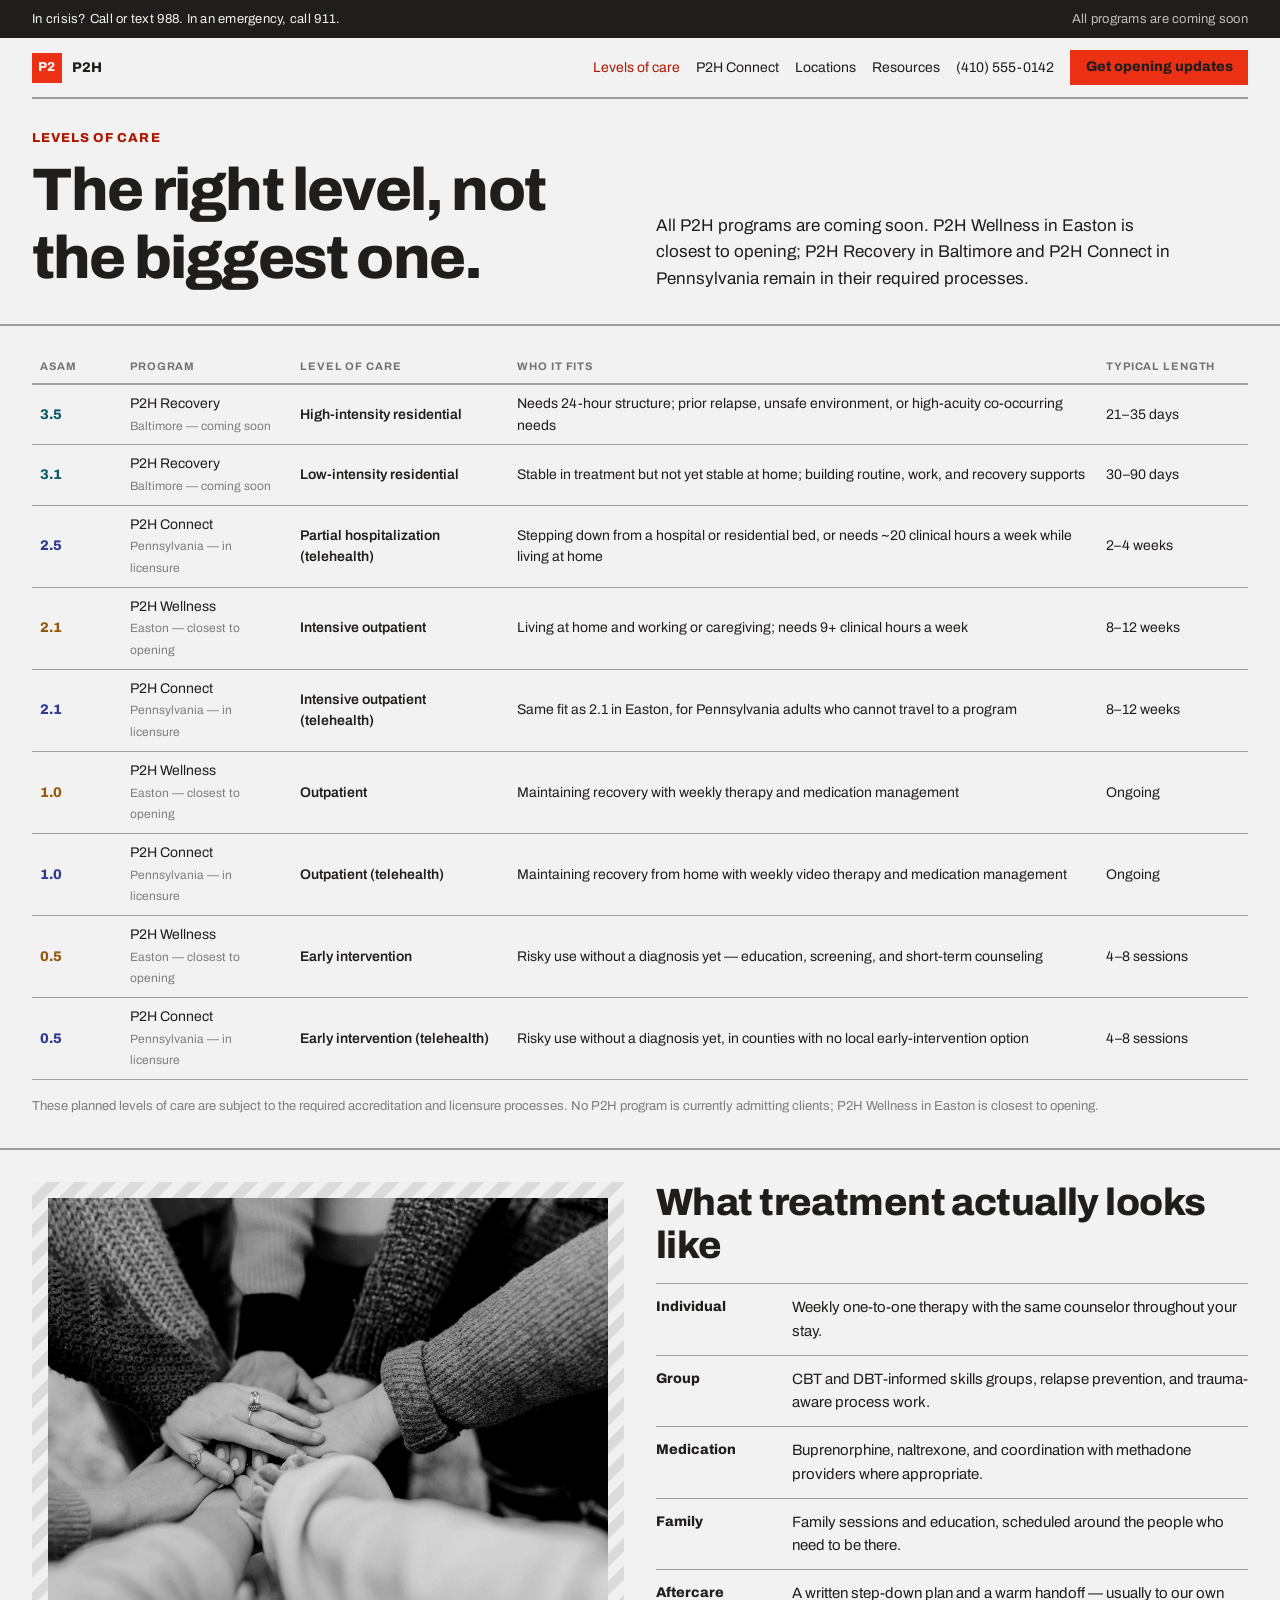
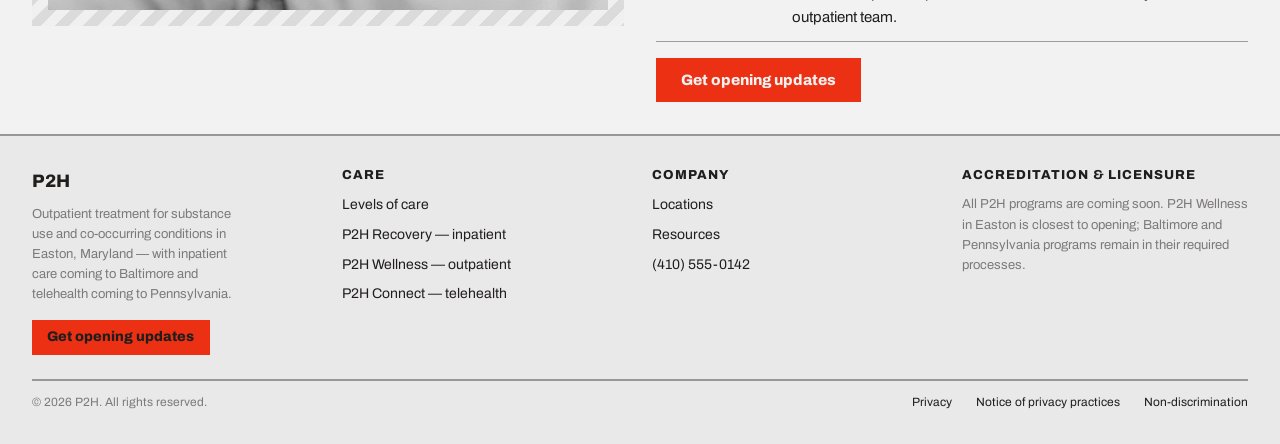
<file: levels-of-care.html>
<!DOCTYPE html>
<html lang="en">
<head>
<meta charset="utf-8">
<meta name="viewport" content="width=device-width, initial-scale=1">
<title>Levels of care — P2H</title>
<meta name="description" content="ASAM 3.5, 3.1, 2.5, 2.1, 1.0 and 0.5 levels of care at P2H Recovery, P2H Wellness and P2H Connect telehealth.">
<link rel="stylesheet" href="modernist.css">
<link rel="stylesheet" href="p2h.css">
</head>
<body>

<div class="crisis">
  <div class="wrap">
    <span>In crisis? Call or text 988. In an emergency, call 911.</span>
    <span style="opacity:0.75">All programs are coming soon</span>
  </div>
</div>

<header class="site-header">
  <div class="wrap">
    <nav class="nav">
      <a class="nav-brand" href="index.html" style="display:flex;align-items:center;gap:10px;color:inherit">
        <span class="brand-mark">P2</span>
        <span>P2H</span>
      </a>
      <a href="levels-of-care.html" aria-current="page">Levels of care</a>
      <a href="connect.html">P2H Connect</a>
      <a href="locations.html">Locations</a>
      <a href="resources.html">Resources</a>
      <a href="tel:14105550142" style="color:inherit;font-size:14px">(410) 555-0142</a>
      <a class="btn btn-primary" href="book.html">Get opening updates</a>
    </nav>
  </div>
</header>

<main>
  <section class="wrap pad grid cols-2" style="align-items:end">
    <div class="stack" style="gap:var(--space-3)">
      <h6 class="text-accent" style="margin:0">Levels of care</h6>
      <h1 class="display">The right level, not the biggest one.</h1>
    </div>
    <p class="lede">All P2H programs are coming soon. P2H Wellness in Easton is closest to opening; P2H Recovery in Baltimore and P2H Connect in Pennsylvania remain in their required processes.</p>
  </section>

  <section class="sec">
    <div class="wrap" style="padding-top:var(--space-6);padding-bottom:var(--space-8);display:flex;flex-direction:column;gap:var(--space-4)">
      <div style="overflow-x:auto">
        <table class="table">
          <thead>
            <tr>
              <th style="width:90px">ASAM</th>
              <th style="width:170px">Program</th>
              <th>Level of care</th>
              <th>Who it fits</th>
              <th style="width:150px">Typical length</th>
            </tr>
          </thead>
          <tbody>
                <tr>
                  <td style="font-family:var(--font-heading);font-weight:800;color:var(--p2h-teal)">3.5</td>
                  <td>P2H Recovery<br><span class="text-muted" style="font-size:12px">Baltimore — coming soon</span></td>
                  <td style="font-weight:600">High-intensity residential</td>
                  <td>Needs 24-hour structure; prior relapse, unsafe environment, or high-acuity co-occurring needs</td>
                  <td>21–35 days</td>
                </tr>
                <tr>
                  <td style="font-family:var(--font-heading);font-weight:800;color:var(--p2h-teal)">3.1</td>
                  <td>P2H Recovery<br><span class="text-muted" style="font-size:12px">Baltimore — coming soon</span></td>
                  <td style="font-weight:600">Low-intensity residential</td>
                  <td>Stable in treatment but not yet stable at home; building routine, work, and recovery supports</td>
                  <td>30–90 days</td>
                </tr>
                <tr>
                  <td style="font-family:var(--font-heading);font-weight:800;color:var(--p2h-indigo)">2.5</td>
                  <td>P2H Connect<br><span class="text-muted" style="font-size:12px">Pennsylvania — in licensure</span></td>
                  <td style="font-weight:600">Partial hospitalization (telehealth)</td>
                  <td>Stepping down from a hospital or residential bed, or needs ~20 clinical hours a week while living at home</td>
                  <td>2–4 weeks</td>
                </tr>
                <tr>
                  <td style="font-family:var(--font-heading);font-weight:800;color:var(--p2h-ochre)">2.1</td>
                  <td>P2H Wellness<br><span class="text-muted" style="font-size:12px">Easton — closest to opening</span></td>
                  <td style="font-weight:600">Intensive outpatient</td>
                  <td>Living at home and working or caregiving; needs 9+ clinical hours a week</td>
                  <td>8–12 weeks</td>
                </tr>
                <tr>
                  <td style="font-family:var(--font-heading);font-weight:800;color:var(--p2h-indigo)">2.1</td>
                  <td>P2H Connect<br><span class="text-muted" style="font-size:12px">Pennsylvania — in licensure</span></td>
                  <td style="font-weight:600">Intensive outpatient (telehealth)</td>
                  <td>Same fit as 2.1 in Easton, for Pennsylvania adults who cannot travel to a program</td>
                  <td>8–12 weeks</td>
                </tr>
                <tr>
                  <td style="font-family:var(--font-heading);font-weight:800;color:var(--p2h-ochre)">1.0</td>
                  <td>P2H Wellness<br><span class="text-muted" style="font-size:12px">Easton — closest to opening</span></td>
                  <td style="font-weight:600">Outpatient</td>
                  <td>Maintaining recovery with weekly therapy and medication management</td>
                  <td>Ongoing</td>
                </tr>
                <tr>
                  <td style="font-family:var(--font-heading);font-weight:800;color:var(--p2h-indigo)">1.0</td>
                  <td>P2H Connect<br><span class="text-muted" style="font-size:12px">Pennsylvania — in licensure</span></td>
                  <td style="font-weight:600">Outpatient (telehealth)</td>
                  <td>Maintaining recovery from home with weekly video therapy and medication management</td>
                  <td>Ongoing</td>
                </tr>
                <tr>
                  <td style="font-family:var(--font-heading);font-weight:800;color:var(--p2h-ochre)">0.5</td>
                  <td>P2H Wellness<br><span class="text-muted" style="font-size:12px">Easton — closest to opening</span></td>
                  <td style="font-weight:600">Early intervention</td>
                  <td>Risky use without a diagnosis yet — education, screening, and short-term counseling</td>
                  <td>4–8 sessions</td>
                </tr>
                <tr>
                  <td style="font-family:var(--font-heading);font-weight:800;color:var(--p2h-indigo)">0.5</td>
                  <td>P2H Connect<br><span class="text-muted" style="font-size:12px">Pennsylvania — in licensure</span></td>
                  <td style="font-weight:600">Early intervention (telehealth)</td>
                  <td>Risky use without a diagnosis yet, in counties with no local early-intervention option</td>
                  <td>4–8 sessions</td>
                </tr>
          </tbody>
        </table>
      </div>
      <p class="text-muted" style="font-size:13px;margin:0">These planned levels of care are subject to the required accreditation and licensure processes. No P2H program is currently admitting clients; P2H Wellness in Easton is closest to opening.</p>
    </div>
  </section>

  <section class="sec">
    <div class="wrap pad grid cols-2">
      <div class="grayscale ph" style="aspect-ratio:4/3">
        <img class="photo" src="img/group-therapy.jpg" alt="People joining hands during group therapy">
      </div>
      <div class="stack">
        <h2 style="margin:0;font-size:clamp(28px,3.2vw,38px)">What treatment actually looks like</h2>
        <div class="rule-list">
          <div class="row"><span class="key">Individual</span><span style="font-size:15px">Weekly one-to-one therapy with the same counselor throughout your stay.</span></div>
          <div class="row"><span class="key">Group</span><span style="font-size:15px">CBT and DBT-informed skills groups, relapse prevention, and trauma-aware process work.</span></div>
          <div class="row"><span class="key">Medication</span><span style="font-size:15px">Buprenorphine, naltrexone, and coordination with methadone providers where appropriate.</span></div>
          <div class="row"><span class="key">Family</span><span style="font-size:15px">Family sessions and education, scheduled around the people who need to be there.</span></div>
          <div class="row"><span class="key">Aftercare</span><span style="font-size:15px">A written step-down plan and a warm handoff — usually to our own outpatient team.</span></div>
        </div>
        <a class="btn btn-primary" href="book.html" style="font-size:15px;padding:var(--space-3) var(--space-6)">Get opening updates</a>
      </div>
    </div>
  </section>
</main>

<footer class="sec site-footer">
  <div class="wrap cols">
    <div style="display:flex;flex-direction:column;gap:var(--space-2)">
      <span style="font-family:var(--font-heading);font-weight:800;font-size:18px">P2H</span>
      <p class="text-muted" style="font-size:13px;margin:0;max-width:30ch">Outpatient treatment for substance use and co-occurring conditions in Easton, Maryland — with inpatient care coming to Baltimore and telehealth coming to Pennsylvania.</p>
      <a class="btn btn-primary" href="book.html" style="align-self:flex-start;margin-top:var(--space-2)">Get opening updates</a>
    </div>
    <div style="display:flex;flex-direction:column;gap:var(--space-2);font-size:14px">
      <h6 style="margin:0 0 var(--space-1)">Care</h6>
      <a href="levels-of-care.html">Levels of care</a>
      <a href="levels-of-care.html">P2H Recovery — inpatient</a>
      <a href="levels-of-care.html">P2H Wellness — outpatient</a>
      <a href="connect.html">P2H Connect — telehealth</a>
    </div>
    <div style="display:flex;flex-direction:column;gap:var(--space-2);font-size:14px">
      <h6 style="margin:0 0 var(--space-1)">Company</h6>
      <a href="locations.html">Locations</a>
      <a href="resources.html">Resources</a>
      <a href="tel:14105550142">(410) 555-0142</a>
    </div>
    <div style="display:flex;flex-direction:column;gap:var(--space-2)">
      <h6 style="margin:0 0 var(--space-1)">Accreditation &amp; licensure</h6>
      <div style="display:flex;gap:var(--space-3);align-items:flex-start">
        <p class="text-muted" style="font-size:13px;margin:0">All P2H programs are coming soon. P2H Wellness in Easton is closest to opening; Baltimore and Pennsylvania programs remain in their required processes.</p>
      </div>
    </div>
  </div>
  <div class="wrap" style="padding-bottom:var(--space-8)">
    <div class="legal">
      <span class="text-muted">© 2026 P2H. All rights reserved.</span>
      <span style="display:flex;flex-wrap:wrap;gap:var(--space-6)">
        <a href="#">Privacy</a>
        <a href="#">Notice of privacy practices</a>
        <a href="#">Non-discrimination</a>
      </span>
    </div>
  </div>
</footer>

</body>
</html>
</file>
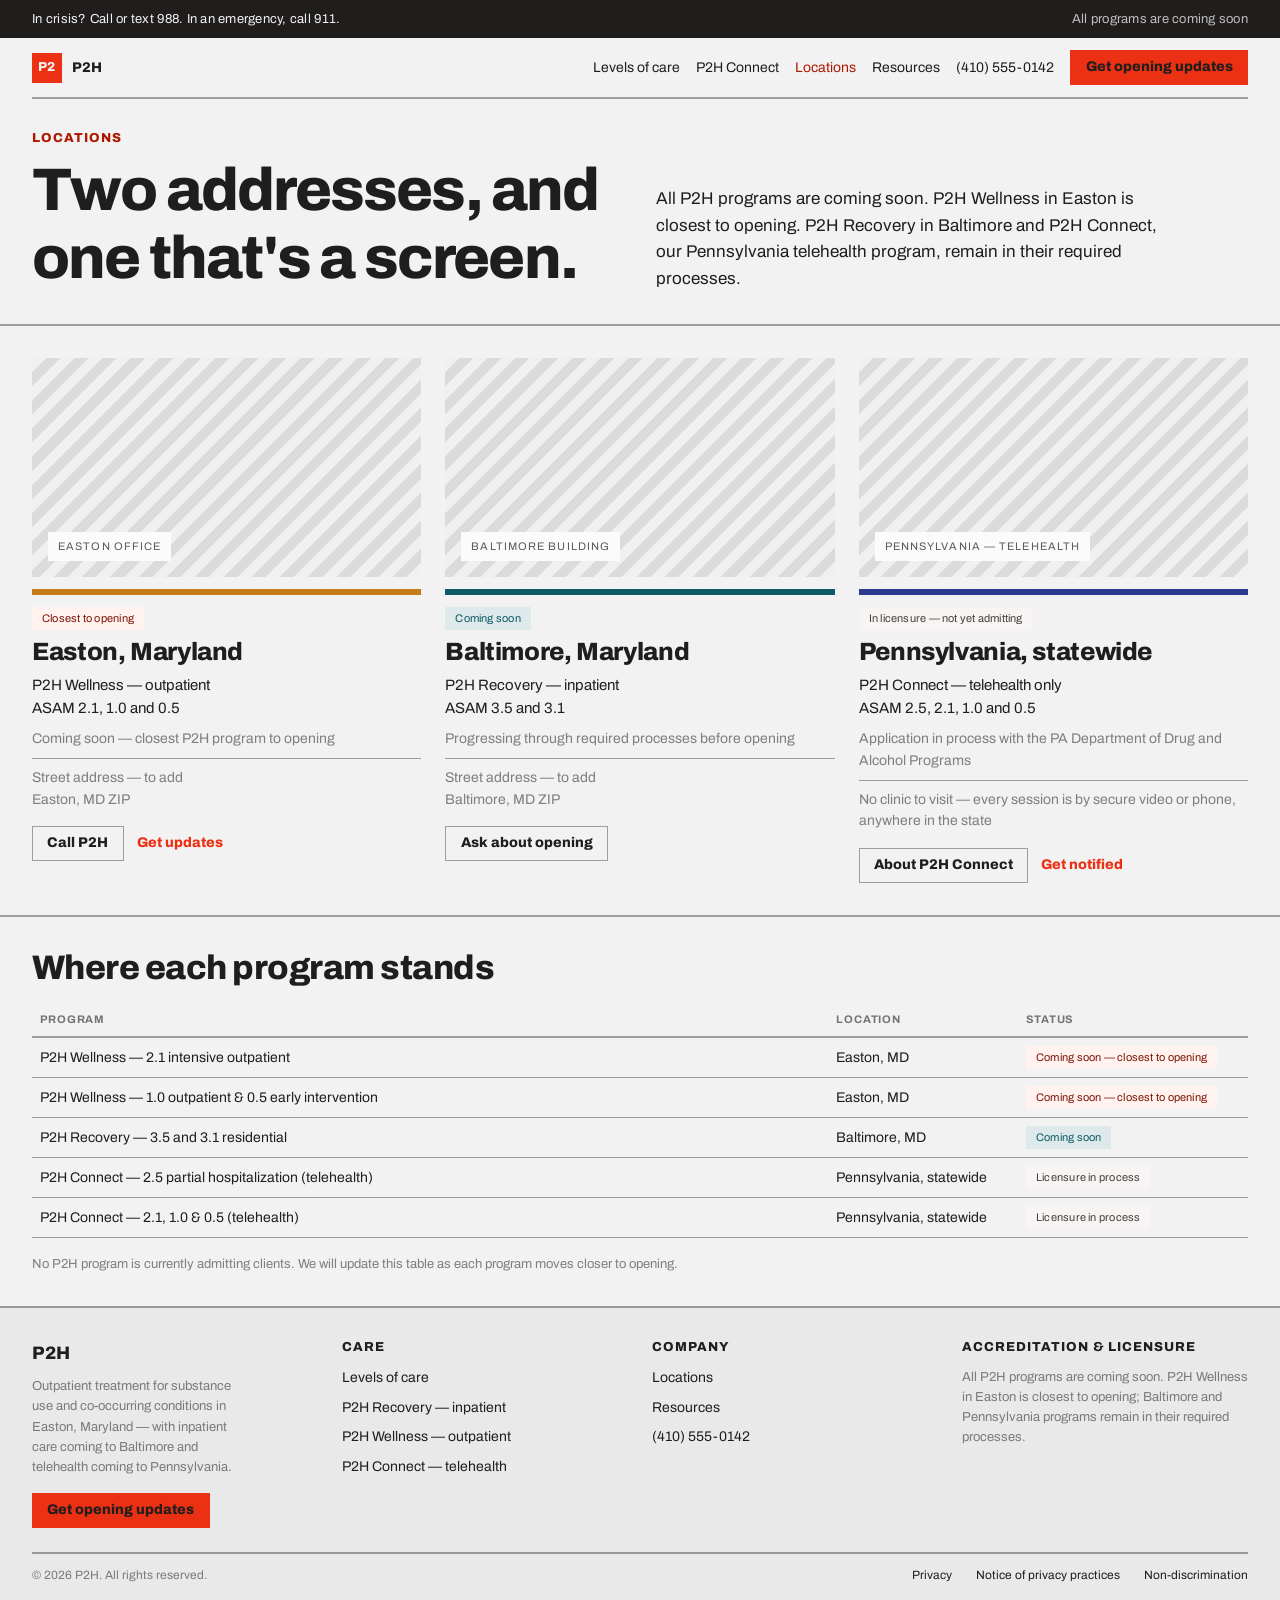
<file: locations.html>
<!DOCTYPE html>
<html lang="en">
<head>
<meta charset="utf-8">
<meta name="viewport" content="width=device-width, initial-scale=1">
<title>Locations — P2H</title>
<meta name="description" content="P2H Wellness outpatient in Easton, MD. P2H Recovery inpatient coming to Baltimore. P2H Connect telehealth in licensure across Pennsylvania.">
<link rel="stylesheet" href="modernist.css">
<link rel="stylesheet" href="p2h.css">
</head>
<body>

<div class="crisis">
  <div class="wrap">
    <span>In crisis? Call or text 988. In an emergency, call 911.</span>
    <span style="opacity:0.75">All programs are coming soon</span>
  </div>
</div>

<header class="site-header">
  <div class="wrap">
    <nav class="nav">
      <a class="nav-brand" href="index.html" style="display:flex;align-items:center;gap:10px;color:inherit">
        <span class="brand-mark">P2</span>
        <span>P2H</span>
      </a>
      <a href="levels-of-care.html">Levels of care</a>
      <a href="connect.html">P2H Connect</a>
      <a href="locations.html" aria-current="page">Locations</a>
      <a href="resources.html">Resources</a>
      <a href="tel:14105550142" style="color:inherit;font-size:14px">(410) 555-0142</a>
      <a class="btn btn-primary" href="book.html">Get opening updates</a>
    </nav>
  </div>
</header>

<main>
  <section class="wrap pad grid cols-2" style="align-items:end">
    <div class="stack" style="gap:var(--space-3)">
      <h6 class="text-accent" style="margin:0">Locations</h6>
      <h1 class="display">Two addresses, and one that's a screen.</h1>
    </div>
    <p class="lede">All P2H programs are coming soon. P2H Wellness in Easton is closest to opening. P2H Recovery in Baltimore and P2H Connect, our Pennsylvania telehealth program, remain in their required processes.</p>
  </section>

  <section class="sec">
    <div class="wrap pad grid cols-3" style="align-items:start">
        <div style="display:flex;flex-direction:column;gap:var(--space-3)">
          <div class="grayscale ph" style="aspect-ratio:16/9">
            <!-- replace with: <img class="photo" src="img/easton-office.jpg" alt="Easton office"> -->
            <span>Easton office</span>
          </div>
          <div style="border-top:6px solid var(--p2h-ochre-strong);padding-top:var(--space-3);display:flex;flex-direction:column;gap:var(--space-2);flex:1">
            <span class="tag tag-accent" style="align-self:flex-start">Closest to opening</span>
            <h3 style="margin:0">Easton, Maryland</h3>
            <p style="font-size:15px;margin:0">P2H Wellness — outpatient<br>ASAM 2.1, 1.0 and 0.5</p>
            <p class="text-muted" style="font-size:14px;margin:0">Coming soon — closest P2H program to opening</p>
            <div style="border-top:1px solid var(--color-divider);padding-top:var(--space-2);font-size:14px"><p class="text-muted" style="margin:0">Street address — to add</p><p class="text-muted" style="margin:0">Easton, MD ZIP</p></div>
            <div style="display:flex;flex-wrap:wrap;gap:var(--space-2);margin-top:var(--space-2)"><a class="btn btn-secondary" href="tel:14105550142">Call P2H</a><a class="btn btn-ghost" href="book.html">Get updates</a></div>
          </div>
        </div>
        <div style="display:flex;flex-direction:column;gap:var(--space-3)">
          <div class="grayscale ph" style="aspect-ratio:16/9">
            <!-- replace with: <img class="photo" src="img/baltimore-building.jpg" alt="Baltimore building"> -->
            <span>Baltimore building</span>
          </div>
          <div style="border-top:6px solid var(--p2h-teal);padding-top:var(--space-3);display:flex;flex-direction:column;gap:var(--space-2);flex:1">
            <span class="tag tag-teal" style="align-self:flex-start">Coming soon</span>
            <h3 style="margin:0">Baltimore, Maryland</h3>
            <p style="font-size:15px;margin:0">P2H Recovery — inpatient<br>ASAM 3.5 and 3.1</p>
            <p class="text-muted" style="font-size:14px;margin:0">Progressing through required processes before opening</p>
            <div style="border-top:1px solid var(--color-divider);padding-top:var(--space-2);font-size:14px"><p class="text-muted" style="margin:0">Street address — to add</p><p class="text-muted" style="margin:0">Baltimore, MD ZIP</p></div>
            <div style="display:flex;flex-wrap:wrap;gap:var(--space-2);margin-top:var(--space-2)"><a class="btn btn-secondary" href="tel:14105550142">Ask about opening</a></div>
          </div>
        </div>
        <div style="display:flex;flex-direction:column;gap:var(--space-3)">
          <div class="grayscale ph" style="aspect-ratio:16/9">
            <!-- replace with: <img class="photo" src="img/telehealth-session.jpg" alt="Telehealth session"> -->
            <span>Pennsylvania — telehealth</span>
          </div>
          <div style="border-top:6px solid var(--p2h-indigo);padding-top:var(--space-3);display:flex;flex-direction:column;gap:var(--space-2);flex:1">
            <span class="tag tag-neutral" style="align-self:flex-start">In licensure — not yet admitting</span>
            <h3 style="margin:0">Pennsylvania, statewide</h3>
            <p style="font-size:15px;margin:0">P2H Connect — telehealth only<br>ASAM 2.5, 2.1, 1.0 and 0.5</p>
            <p class="text-muted" style="font-size:14px;margin:0">Application in process with the PA Department of Drug and Alcohol Programs</p>
            <div style="border-top:1px solid var(--color-divider);padding-top:var(--space-2);font-size:14px"><p class="text-muted" style="margin:0">No clinic to visit — every session is by secure video or phone, anywhere in the state</p></div>
            <div style="display:flex;flex-wrap:wrap;gap:var(--space-2);margin-top:var(--space-2)"><a class="btn btn-secondary" href="connect.html">About P2H Connect</a><a class="btn btn-ghost" href="book.html">Get notified</a></div>
          </div>
        </div>
    </div>
  </section>

  <section class="sec">
    <div class="wrap pad" style="display:flex;flex-direction:column;gap:var(--space-4)">
      <h2 style="margin:0;font-size:clamp(26px,3vw,34px)">Where each program stands</h2>
      <div style="overflow-x:auto">
        <table class="table">
          <thead>
            <tr>
              <th>Program</th>
              <th style="width:190px">Location</th>
              <th style="width:230px">Status</th>
            </tr>
          </thead>
          <tbody>
            <tr><td>P2H Wellness — 2.1 intensive outpatient</td><td>Easton, MD</td><td><span class="tag tag-accent">Coming soon — closest to opening</span></td></tr>
            <tr><td>P2H Wellness — 1.0 outpatient &amp; 0.5 early intervention</td><td>Easton, MD</td><td><span class="tag tag-accent">Coming soon — closest to opening</span></td></tr>
            <tr><td>P2H Recovery — 3.5 and 3.1 residential</td><td>Baltimore, MD</td><td><span class="tag tag-teal">Coming soon</span></td></tr>
            <tr><td>P2H Connect — 2.5 partial hospitalization (telehealth)</td><td>Pennsylvania, statewide</td><td><span class="tag tag-neutral">Licensure in process</span></td></tr>
            <tr><td>P2H Connect — 2.1, 1.0 &amp; 0.5 (telehealth)</td><td>Pennsylvania, statewide</td><td><span class="tag tag-neutral">Licensure in process</span></td></tr>
          </tbody>
        </table>
      </div>
      <p class="text-muted" style="font-size:13px;margin:0">No P2H program is currently admitting clients. We will update this table as each program moves closer to opening.</p>
    </div>
  </section>
</main>

<footer class="sec site-footer">
  <div class="wrap cols">
    <div style="display:flex;flex-direction:column;gap:var(--space-2)">
      <span style="font-family:var(--font-heading);font-weight:800;font-size:18px">P2H</span>
      <p class="text-muted" style="font-size:13px;margin:0;max-width:30ch">Outpatient treatment for substance use and co-occurring conditions in Easton, Maryland — with inpatient care coming to Baltimore and telehealth coming to Pennsylvania.</p>
      <a class="btn btn-primary" href="book.html" style="align-self:flex-start;margin-top:var(--space-2)">Get opening updates</a>
    </div>
    <div style="display:flex;flex-direction:column;gap:var(--space-2);font-size:14px">
      <h6 style="margin:0 0 var(--space-1)">Care</h6>
      <a href="levels-of-care.html">Levels of care</a>
      <a href="levels-of-care.html">P2H Recovery — inpatient</a>
      <a href="levels-of-care.html">P2H Wellness — outpatient</a>
      <a href="connect.html">P2H Connect — telehealth</a>
    </div>
    <div style="display:flex;flex-direction:column;gap:var(--space-2);font-size:14px">
      <h6 style="margin:0 0 var(--space-1)">Company</h6>
      <a href="locations.html">Locations</a>
      <a href="resources.html">Resources</a>
      <a href="tel:14105550142">(410) 555-0142</a>
    </div>
    <div style="display:flex;flex-direction:column;gap:var(--space-2)">
      <h6 style="margin:0 0 var(--space-1)">Accreditation &amp; licensure</h6>
      <div style="display:flex;gap:var(--space-3);align-items:flex-start">
        <p class="text-muted" style="font-size:13px;margin:0">All P2H programs are coming soon. P2H Wellness in Easton is closest to opening; Baltimore and Pennsylvania programs remain in their required processes.</p>
      </div>
    </div>
  </div>
  <div class="wrap" style="padding-bottom:var(--space-8)">
    <div class="legal">
      <span class="text-muted">© 2026 P2H. All rights reserved.</span>
      <span style="display:flex;flex-wrap:wrap;gap:var(--space-6)">
        <a href="#">Privacy</a>
        <a href="#">Notice of privacy practices</a>
        <a href="#">Non-discrimination</a>
      </span>
    </div>
  </div>
</footer>

</body>
</html>
</file>
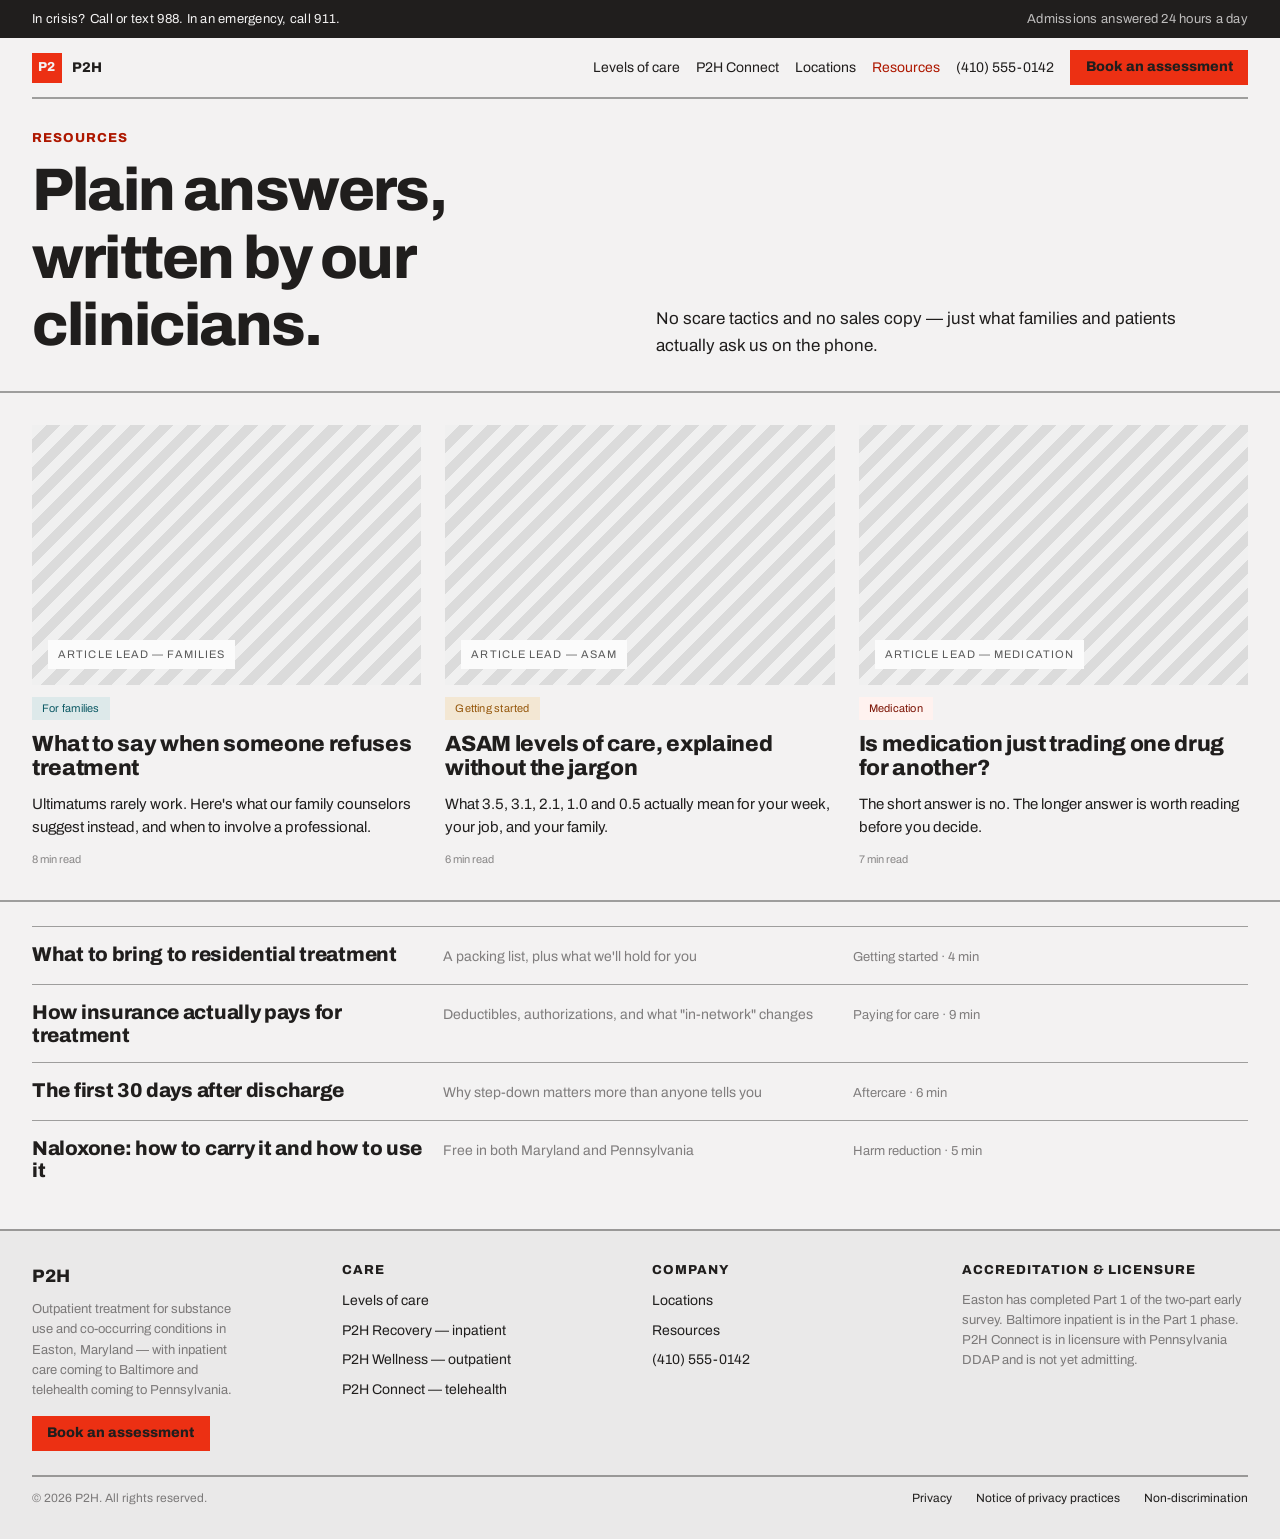
<file: resources.html>
<!DOCTYPE html>
<html lang="en">
<head>
<meta charset="utf-8">
<meta name="viewport" content="width=device-width, initial-scale=1">
<title>Resources — P2H</title>
<meta name="description" content="Plain answers about treatment, insurance, medication and aftercare, written by P2H clinicians.">
<link rel="stylesheet" href="modernist.css">
<link rel="stylesheet" href="p2h.css">
</head>
<body>

<div class="crisis">
  <div class="wrap">
    <span>In crisis? Call or text 988. In an emergency, call 911.</span>
    <span style="opacity:0.75">Admissions answered 24 hours a day</span>
  </div>
</div>

<header class="site-header">
  <div class="wrap">
    <nav class="nav">
      <a class="nav-brand" href="index.html" style="display:flex;align-items:center;gap:10px;color:inherit">
        <span class="brand-mark">P2</span>
        <span>P2H</span>
      </a>
      <a href="levels-of-care.html">Levels of care</a>
      <a href="connect.html">P2H Connect</a>
      <a href="locations.html">Locations</a>
      <a href="resources.html" aria-current="page">Resources</a>
      <a href="tel:14105550142" style="color:inherit;font-size:14px">(410) 555-0142</a>
      <a class="btn btn-primary" href="book.html">Book an assessment</a>
    </nav>
  </div>
</header>

<main>
  <section class="wrap pad grid cols-2" style="align-items:end">
    <div class="stack" style="gap:var(--space-3)">
      <h6 class="text-accent" style="margin:0">Resources</h6>
      <h1 class="display">Plain answers, written by our clinicians.</h1>
    </div>
    <p class="lede">No scare tactics and no sales copy — just what families and patients actually ask us on the phone.</p>
  </section>

  <section class="sec">
    <div class="wrap pad grid cols-3">
        <div style="display:flex;flex-direction:column;gap:var(--space-3)">
          <div class="grayscale ph" style="aspect-ratio:3/2">
            <!-- replace with: <img class="photo" src="img/article-lead-families.jpg" alt="Article lead — families"> -->
            <span>Article lead — families</span>
          </div>
          <span class="tag tag-teal" style="align-self:flex-start">For families</span>
          <h3 style="margin:0;font-size:22px">What to say when someone refuses treatment</h3>
          <p style="font-size:15px;margin:0">Ultimatums rarely work. Here's what our family counselors suggest instead, and when to involve a professional.</p>
          <span class="card-meta">8 min read</span>
        </div>
        <div style="display:flex;flex-direction:column;gap:var(--space-3)">
          <div class="grayscale ph" style="aspect-ratio:3/2">
            <!-- replace with: <img class="photo" src="img/article-lead-asam.jpg" alt="Article lead — ASAM"> -->
            <span>Article lead — ASAM</span>
          </div>
          <span class="tag tag-ochre" style="align-self:flex-start">Getting started</span>
          <h3 style="margin:0;font-size:22px">ASAM levels of care, explained without the jargon</h3>
          <p style="font-size:15px;margin:0">What 3.5, 3.1, 2.1, 1.0 and 0.5 actually mean for your week, your job, and your family.</p>
          <span class="card-meta">6 min read</span>
        </div>
        <div style="display:flex;flex-direction:column;gap:var(--space-3)">
          <div class="grayscale ph" style="aspect-ratio:3/2">
            <!-- replace with: <img class="photo" src="img/article-lead-medication.jpg" alt="Article lead — medication"> -->
            <span>Article lead — medication</span>
          </div>
          <span class="tag tag-accent" style="align-self:flex-start">Medication</span>
          <h3 style="margin:0;font-size:22px">Is medication just trading one drug for another?</h3>
          <p style="font-size:15px;margin:0">The short answer is no. The longer answer is worth reading before you decide.</p>
          <span class="card-meta">7 min read</span>
        </div>
    </div>
  </section>

  <section class="sec">
    <div class="wrap" style="padding-top:var(--space-6);padding-bottom:var(--space-8);display:flex;flex-direction:column">
          <div style="border-top:1px solid var(--color-divider);padding:var(--space-4) 0;display:grid;grid-template-columns:repeat(auto-fit,minmax(200px,1fr));gap:var(--space-4);align-items:baseline">
            <h4 style="margin:0">What to bring to residential treatment</h4>
            <p class="text-muted" style="font-size:14px;margin:0">A packing list, plus what we'll hold for you</p>
            <span class="text-muted" style="font-size:13px">Getting started · 4 min</span>
          </div>
          <div style="border-top:1px solid var(--color-divider);padding:var(--space-4) 0;display:grid;grid-template-columns:repeat(auto-fit,minmax(200px,1fr));gap:var(--space-4);align-items:baseline">
            <h4 style="margin:0">How insurance actually pays for treatment</h4>
            <p class="text-muted" style="font-size:14px;margin:0">Deductibles, authorizations, and what "in-network" changes</p>
            <span class="text-muted" style="font-size:13px">Paying for care · 9 min</span>
          </div>
          <div style="border-top:1px solid var(--color-divider);padding:var(--space-4) 0;display:grid;grid-template-columns:repeat(auto-fit,minmax(200px,1fr));gap:var(--space-4);align-items:baseline">
            <h4 style="margin:0">The first 30 days after discharge</h4>
            <p class="text-muted" style="font-size:14px;margin:0">Why step-down matters more than anyone tells you</p>
            <span class="text-muted" style="font-size:13px">Aftercare · 6 min</span>
          </div>
          <div style="border-top:1px solid var(--color-divider);padding:var(--space-4) 0;display:grid;grid-template-columns:repeat(auto-fit,minmax(200px,1fr));gap:var(--space-4);align-items:baseline">
            <h4 style="margin:0">Naloxone: how to carry it and how to use it</h4>
            <p class="text-muted" style="font-size:14px;margin:0">Free in both Maryland and Pennsylvania</p>
            <span class="text-muted" style="font-size:13px">Harm reduction · 5 min</span>
          </div>
    </div>
  </section>
</main>

<footer class="sec site-footer">
  <div class="wrap cols">
    <div style="display:flex;flex-direction:column;gap:var(--space-2)">
      <span style="font-family:var(--font-heading);font-weight:800;font-size:18px">P2H</span>
      <p class="text-muted" style="font-size:13px;margin:0;max-width:30ch">Outpatient treatment for substance use and co-occurring conditions in Easton, Maryland — with inpatient care coming to Baltimore and telehealth coming to Pennsylvania.</p>
      <a class="btn btn-primary" href="book.html" style="align-self:flex-start;margin-top:var(--space-2)">Book an assessment</a>
    </div>
    <div style="display:flex;flex-direction:column;gap:var(--space-2);font-size:14px">
      <h6 style="margin:0 0 var(--space-1)">Care</h6>
      <a href="levels-of-care.html">Levels of care</a>
      <a href="levels-of-care.html">P2H Recovery — inpatient</a>
      <a href="levels-of-care.html">P2H Wellness — outpatient</a>
      <a href="connect.html">P2H Connect — telehealth</a>
    </div>
    <div style="display:flex;flex-direction:column;gap:var(--space-2);font-size:14px">
      <h6 style="margin:0 0 var(--space-1)">Company</h6>
      <a href="locations.html">Locations</a>
      <a href="resources.html">Resources</a>
      <a href="tel:14105550142">(410) 555-0142</a>
    </div>
    <div style="display:flex;flex-direction:column;gap:var(--space-2)">
      <h6 style="margin:0 0 var(--space-1)">Accreditation &amp; licensure</h6>
      <div style="display:flex;gap:var(--space-3);align-items:flex-start">
        <p class="text-muted" style="font-size:13px;margin:0">Easton has completed Part 1 of the two-part early survey. Baltimore inpatient is in the Part 1 phase. P2H Connect is in licensure with Pennsylvania DDAP and is not yet admitting.</p>
      </div>
    </div>
  </div>
  <div class="wrap" style="padding-bottom:var(--space-8)">
    <div class="legal">
      <span class="text-muted">© 2026 P2H. All rights reserved.</span>
      <span style="display:flex;flex-wrap:wrap;gap:var(--space-6)">
        <a href="#">Privacy</a>
        <a href="#">Notice of privacy practices</a>
        <a href="#">Non-discrimination</a>
      </span>
    </div>
  </div>
</footer>

</body>
</html>
</file>
<file: modernist.css>
/* Modernist — design-system tokens and component classes. This file is the source of truth for the system's look; retune it here and see readme.md. */
@import url('https://fonts.googleapis.com/css2?family=Archivo:wght@400;600;800&display=swap');

:root {
  --color-bg: #f3f2f2;
  --color-surface: #eae9e9;
  --color-text: #201e1d;
  --color-accent: #ec3013;
  --color-accent-2: #e15b47;
  --color-divider: color-mix(in srgb, #201e1d 40%, transparent);

  /* Tonal ramps — generated in OKLCH on one shared lightness scale, so the
     same step of any role matches the others in visual value. */
  --color-neutral-100: #f8f4f4;
  --color-neutral-200: #eae7e7;
  --color-neutral-300: #d7d3d3;
  --color-neutral-400: #bab6b6;
  --color-neutral-500: #9b9797;
  --color-neutral-600: #7d7979;
  --color-neutral-700: #605d5d;
  --color-neutral-800: #444141;
  --color-neutral-900: #2d2b2b;

  --color-accent-100: #fff2ef;
  --color-accent-200: #ffe0d9;
  --color-accent-300: #ffc4b8;
  --color-accent-400: #ff9783;
  --color-accent-500: #ff563c;
  --color-accent-600: #dd2b0f;
  --color-accent-700: #ae1800;
  --color-accent-800: #7c1405;
  --color-accent-900: #4d170e;

  --color-accent-2-100: #fff2ef;
  --color-accent-2-200: #ffe0da;
  --color-accent-2-300: #ffc4b9;
  --color-accent-2-400: #ff9784;
  --color-accent-2-500: #ef6853;
  --color-accent-2-600: #c94b39;
  --color-accent-2-700: #9e3526;
  --color-accent-2-800: #71261b;
  --color-accent-2-900: #471d16;

  --font-heading: "Archivo", system-ui, sans-serif;
  --font-heading-weight: 800;
  --font-body: "Archivo", system-ui, sans-serif;

  --space-1: 4.0px;
  --space-2: 8.0px;
  --space-3: 12.0px;
  --space-4: 16.0px;
  --space-6: 24.0px;
  --space-8: 32.0px;

  --radius-sm: 0px;
  --radius-md: 0px;
  --radius-lg: 0px;

  /* Elevation — derived from the ground: soft ink-tinted shadows on a
     light theme, a hairline edge + ambient darkness on a dark one. */
  --shadow-sm: 0 1px 2px color-mix(in srgb, #2d2b2b 14%, transparent);
  --shadow-md: 0 3px 10px color-mix(in srgb, #2d2b2b 16%, transparent);
  --shadow-lg: 0 12px 32px color-mix(in srgb, #2d2b2b 22%, transparent);
}

body {
  background: var(--color-bg);
  color: var(--color-text);
  font-family: var(--font-body);
}
h1, h2, h3, h4 { font-family: var(--font-heading); font-weight: var(--font-heading-weight); }

.grayscale{filter:grayscale(1) contrast(1.08)}

/* ══════════════════════════════════════════════════════════════════════════
   Components — built with the tokens above. Plain CSS
   on plain HTML: no JavaScript, no build step. Each class is documented in
   readme.md and demonstrated in foundations/ and components/.
   ══════════════════════════════════════════════════════════════════════ */

*, *::before, *::after { box-sizing: border-box; }
body { margin: 0; font-size: 15px; line-height: 1.55; font-weight: 400; }
h1, h2, h3, h4, h5, h6 {
  font-family: var(--font-heading); font-weight: var(--font-heading-weight);
  line-height: 1.12; letter-spacing: -0.015em; margin: 0 0 var(--space-2);
}
h1 { font-size: 42px; }
h2 { font-size: 32px; }
h3 { font-size: 25px; }
h4 { font-size: 20px; }
h5 { font-size: 16px; }
h6 { font-size: 13px; }
h6 { letter-spacing: 0.08em; text-transform: uppercase; }
p { margin: 0 0 var(--space-3); }
a { color: var(--color-accent); text-underline-offset: 3px; }
img { display: block; max-width: 100%; }
figure { margin: 0; }
figcaption {
  font-size: 11px; margin-top: var(--space-1);
  color: color-mix(in srgb, var(--color-text) 55%, transparent);
}
.text-muted { color: color-mix(in srgb, var(--color-text) 55%, transparent); }
:focus { outline: none; }
:focus-visible { outline: 2px solid var(--color-accent); outline-offset: 2px; }
::selection { background: color-mix(in srgb, var(--color-accent) 30%, transparent); }

/* — rules — */
.hr {
  height: 2px; border: 0; margin: var(--space-4) 0;
  background: var(--color-divider);
}

/* — buttons — */
.btn {
  display: inline-flex; align-items: center; justify-content: center; gap: 6px;
  cursor: pointer; text-decoration: none;
  font-family: var(--font-heading); font-weight: var(--font-heading-weight);
  font-size: 14px; line-height: 1.2; color: var(--color-text); /* matches the .input's 14px —
     the pair sits side by side in sign-up rows */
  background: transparent; border: 1px solid transparent;
  padding: var(--space-2) calc(var(--space-3) * 1.2);
  border-radius: var(--radius-md);
}
.btn svg { display: block; }
.btn:disabled { opacity: 0.45; cursor: not-allowed; }
.btn-primary { background: var(--color-accent); color: var(--color-bg); }
.btn-primary:hover { background: var(--color-accent-600); }
.btn-primary:active { background: var(--color-accent-700); }
.btn-secondary { border-color: var(--color-divider); }
.btn-secondary:hover { background: color-mix(in srgb, var(--color-text) 7%, transparent); }
.btn-secondary:active { background: color-mix(in srgb, var(--color-text) 14%, transparent); }
.btn-ghost { color: var(--color-accent); padding-inline: var(--space-1); }
.btn-ghost:hover { background: color-mix(in srgb, var(--color-accent) 10%, transparent); }
.btn-ghost:active { background: color-mix(in srgb, var(--color-accent) 18%, transparent); }
.btn-icon { width: 36px; height: 36px; padding: 0; }
.btn-block { width: 100%; margin-top: var(--space-2); justify-content: flex-start; text-align: left; }

/* — forms — */
.field > label {
  display: block; font-size: 12px; margin-bottom: 5px;
  color: color-mix(in srgb, var(--color-text) 70%, transparent);
}
.input {
  width: 100%; min-height: 36px; padding: 6px 10px; font: inherit;
  font-size: 14px; color: var(--color-text); caret-color: var(--color-accent);
  background: var(--color-surface);
  border: 1px solid var(--color-divider); border-radius: var(--radius-md);
}
.input:hover { border-color: color-mix(in srgb, var(--color-text) 45%, transparent); }
.input:focus-visible { border-color: var(--color-accent); outline-offset: 0; }
textarea.input { min-height: 90px; resize: vertical; }
.radio { display: inline-flex; align-items: center; gap: 8px; cursor: pointer; font-size: 14px; }
.radio input, .seg-opt input {
  position: absolute; opacity: 0; width: 0; height: 0; pointer-events: none;
}
.radio .dot {
  width: 16px; height: 16px; flex: none; border-radius: 50%;
  border: 1.5px solid var(--color-divider);
}
.radio:hover .dot { border-color: var(--color-accent); }
.radio input:checked + .dot {
  border-color: var(--color-accent); background: var(--color-accent);
  box-shadow: inset 0 0 0 4px var(--color-bg);
}
.radio input:focus-visible + .dot { outline: 2px solid var(--color-accent); outline-offset: 2px; }
.seg {
  display: inline-flex; overflow: hidden;
  border: 1px solid var(--color-divider); border-radius: var(--radius-md);
}
.seg-opt {
  display: inline-flex; align-items: center; gap: 6px;
  padding: 7px 12px; font-size: 13px; cursor: pointer;
}
.seg-opt + .seg-opt { border-left: 1px solid var(--color-divider); }
.seg-opt:has(input:checked) { background: var(--color-accent); color: var(--color-bg); }
.seg-opt:not(:has(input:checked)):hover { background: color-mix(in srgb, var(--color-text) 7%, transparent); }
.seg-opt:has(input:focus-visible) { outline: 2px solid var(--color-accent); outline-offset: -2px; }

/* — cards — */
.card {
  display: flex; flex-direction: column; gap: var(--space-2);
  padding: var(--space-3); border-radius: var(--radius-md); background: var(--color-surface);
}
.card-kicker { font-size: 10px; letter-spacing: 0.1em; text-transform: uppercase; color: var(--color-accent); }
.card-title {
  font-family: var(--font-heading); font-weight: var(--font-heading-weight);
  font-size: 17px; line-height: 1.2;
}
.card-body { margin: 0; font-size: 13px; opacity: 0.8; flex: 1; }
.card-meta {
  display: flex; align-items: center; gap: 6px; font-size: 11px;
  color: color-mix(in srgb, var(--color-text) 50%, transparent);
}
.elev-sm { box-shadow: var(--shadow-sm); }
.elev-md { box-shadow: var(--shadow-md); }
.elev-lg { box-shadow: var(--shadow-lg); }

/* — tags — */
.tag {
  display: inline-flex; align-items: center; font-size: 11px;
  letter-spacing: 0.02em; padding: 3px 10px;
  border-radius: calc(var(--radius-md) * 0.75);
}
.tag-accent { background: var(--color-accent-100); color: var(--color-accent-800); }
.tag-accent-2 { background: var(--color-accent-2-100); color: var(--color-accent-2-800); }
.tag-neutral { background: var(--color-neutral-100); color: var(--color-neutral-800); }
.tag-outline { border: 1px solid var(--color-accent); color: var(--color-accent); }

/* — navigation — */
.nav {
  display: flex; align-items: center; gap: var(--space-4);
  padding: var(--space-3) var(--space-4);
  border-bottom: 2px solid var(--color-divider);
}
.nav-brand {
  font-family: var(--font-heading); font-weight: var(--font-heading-weight);
  font-size: 18px; margin-right: auto;
}
.nav a { color: inherit; text-decoration: none; font-size: 14px; }
.nav a:hover, .nav a[aria-current='page'] { color: var(--color-accent); }

/* — tables — */
.table { width: 100%; border-collapse: collapse; font-size: 14px; }
.table th {
  text-align: left; font-size: 11px; letter-spacing: 0.08em; text-transform: uppercase;
  color: color-mix(in srgb, var(--color-text) 60%, transparent);
  padding: var(--space-2); border-bottom: 2px solid var(--color-divider);
}
.table td {
  padding: var(--space-2);
  border-bottom: 1px solid var(--color-divider);
}
.table tbody tr:hover { background: color-mix(in srgb, var(--color-text) 4%, transparent); }

/* — dialog — */
.dialog-backdrop {
  position: fixed; inset: 0; display: grid; place-items: center;
  padding: var(--space-4);
  background: color-mix(in srgb, var(--color-neutral-900) 50%, transparent);
}
.dialog {
  width: min(440px, 100%); display: flex; flex-direction: column; gap: var(--space-3);
  padding: var(--space-4); border-radius: var(--radius-lg);
  background: var(--color-surface); box-shadow: var(--shadow-lg);
}
.dialog-title {
  font-family: var(--font-heading); font-weight: var(--font-heading-weight);
  font-size: 20px;
}
.dialog-body { font-size: 14px; opacity: 0.85; }
.dialog-actions { display: flex; justify-content: flex-end; gap: var(--space-2); margin-top: var(--space-2); }
</file>
<file: p2h.css>
/* P2H site layer — sits on top of modernist.css tokens */
:root { --p2h-teal: #0e5b66; --p2h-teal-tint: #dde9ea; --p2h-ochre: #96580d; --p2h-ochre-strong: #c8791a; --p2h-ochre-tint: #f3e7d3; --p2h-indigo: #2c3a8f; --p2h-indigo-tint: #dfe2f4; }
body { margin: 0; background: var(--color-bg); color: var(--color-text); }
a:hover { color: var(--color-accent-600); }
.btn, .tag { white-space: nowrap; }
.tag-teal { background: var(--p2h-teal-tint); color: var(--p2h-teal); }
.tag-ochre { background: var(--p2h-ochre-tint); color: var(--p2h-ochre); }
.tag-indigo { background: var(--p2h-indigo-tint); color: var(--p2h-indigo); }
.notice { border-left: 6px solid var(--p2h-indigo); background: var(--color-surface); padding: var(--space-4); width: 100%; box-sizing: border-box; }
.wrap { max-width: 1280px; margin: 0 auto; padding-left: var(--space-8); padding-right: var(--space-8); }
.sec { border-top: 2px solid var(--color-divider); }
.crisis { background: var(--color-text); color: var(--color-bg); font-size: 13px; letter-spacing: 0.02em; }
.crisis .wrap { display: flex; flex-wrap: wrap; gap: var(--space-4); align-items: center; justify-content: space-between; padding-top: 9px; padding-bottom: 9px; }
.site-header { position: sticky; top: 0; z-index: 20; background: var(--color-bg); }
.site-header .nav { padding-left: 0; padding-right: 0; flex-wrap: wrap; }
.brand-mark { width: 30px; height: 30px; background: var(--color-accent); color: var(--color-bg); display: inline-flex; align-items: center; justify-content: center; font-size: 13px; letter-spacing: 0.02em; }
.nav a { text-decoration: none; }
.nav a[aria-current="page"] { color: var(--color-accent-700); }

/* Layout helpers */
.grid { display: grid; gap: var(--space-8); }
.cols-2 { grid-template-columns: repeat(auto-fit, minmax(320px, 1fr)); }
.cols-3 { grid-template-columns: repeat(auto-fit, minmax(280px, 1fr)); gap: var(--space-6); }
.cols-4 { grid-template-columns: repeat(auto-fit, minmax(260px, 1fr)); gap: var(--space-6); }
.stat-row { display: grid; grid-template-columns: repeat(auto-fit, minmax(200px, 1fr)); gap: 0; }
.stat { padding: var(--space-4) var(--space-4) var(--space-6); border-right: 2px solid var(--color-divider); }
.stat:first-child { padding-left: 0; }
.stat:last-child { border-right: none; }
.stat-figure { font-family: var(--font-heading); font-weight: 800; font-size: 30px; line-height: 1.1; }
.pad { padding-top: var(--space-8); padding-bottom: var(--space-8); }
.stack { display: flex; flex-direction: column; gap: var(--space-4); align-items: flex-start; }
.rule-list { display: flex; flex-direction: column; width: 100%; }
.rule-list > * { border-top: 1px solid var(--color-divider); padding: var(--space-3) 0; }
.rule-list > *:last-child { border-bottom: 1px solid var(--color-divider); }
.row { display: flex; gap: var(--space-4); }
.row .key { font-family: var(--font-heading); font-weight: 800; font-size: 14px; min-width: 120px; }
.poster { background: var(--color-accent); color: var(--color-bg); }
.poster h2 { margin: 0; font-size: clamp(36px, 5vw, 64px); letter-spacing: -0.03em; max-width: 20ch; line-height: 1.05; }
.lede { font-size: 17px; margin: 0; max-width: 52ch; }
.text-accent { color: var(--color-accent-700); }
h1.display { margin: 0; font-size: clamp(38px, 4.8vw, 60px); letter-spacing: -0.03em; }
h2.section { margin: 0; font-size: clamp(30px, 3.4vw, 40px); }

/* Image placeholders — replace the div with <img class="photo" src="img/....jpg" alt="..."> */
.grayscale img, img.photo { width: 100%; height: 100%; object-fit: cover; filter: grayscale(1) contrast(1.05); display: block; }
.ph { display: flex; align-items: flex-end; padding: var(--space-4); background-image: repeating-linear-gradient(135deg, var(--color-neutral-200) 0 10px, var(--color-neutral-300) 10px 20px); }
.ph span { font-size: 11px; letter-spacing: 0.1em; text-transform: uppercase; background: var(--color-bg); color: var(--color-neutral-700); padding: 6px 10px; }

.site-footer { background: var(--color-surface); }
.site-footer .cols { display: grid; grid-template-columns: repeat(auto-fit, minmax(200px, 1fr)); gap: var(--space-6); padding-top: var(--space-8); padding-bottom: var(--space-6); }
.site-footer a { color: inherit; text-decoration: none; }
.legal { border-top: 2px solid var(--color-divider); padding-top: var(--space-3); display: flex; flex-wrap: wrap; gap: var(--space-4); justify-content: space-between; font-size: 12px; }
</file>
